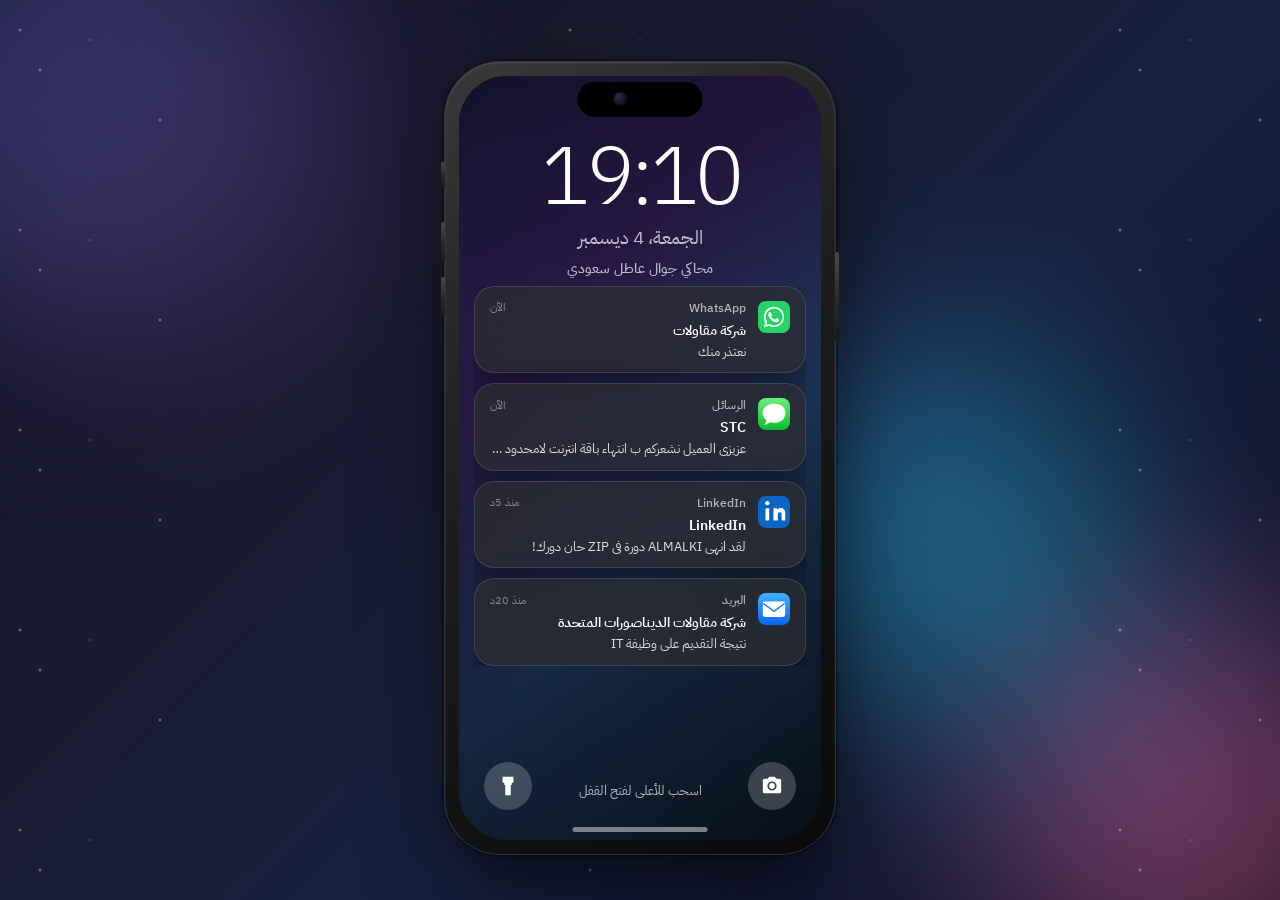
<file: index.html>
<!DOCTYPE html>
<html lang="ar" dir="rtl">
<head>
    <meta charset="UTF-8">
    <meta name="viewport" content="width=device-width, initial-scale=1.0">
    <title>محاكي جوال عاطل سعودي</title>
    <meta name="description" content="جرّب نظام iOS داخل المتصفح مع محاكي iPhone واقعي">
    <link rel="preconnect" href="https://fonts.googleapis.com">
    <link rel="preconnect" href="https://fonts.gstatic.com" crossorigin>
    <link href="https://fonts.googleapis.com/css2?family=IBM+Plex+Sans+Arabic:wght@300;400;500;600;700&family=Inter:wght@300;400;500;600;700&display=swap" rel="stylesheet">
    <link rel="stylesheet" href="simulator.css">
    <style>
        /* تعديل موقع حاوية الإشعارات لتنزل أسفل التاريخ بمسافة مريحة */
        .lock-notifications-container {
            top: 210px !important;
        }
    </style>
</head>
<body>
    <!-- Animated Background -->
    <div class="background-container">
        <div class="gradient-orb orb-1"></div>
        <div class="gradient-orb orb-2"></div>
        <div class="gradient-orb orb-3"></div>
        <div class="stars"></div>
    </div>

    <div class="simulator-container">
        <div class="iphone-frame">
            <!-- Dynamic Island -->
            <div class="dynamic-island" id="dynamic-island">
                <div class="island-content">
                    <div class="island-camera"></div>
                    <div class="island-indicator" id="island-indicator"></div>
                </div>
            </div>

            <!-- Screen Content -->
            <div class="screen" id="screen">
                <!-- Lock Screen -->
                <div class="lock-screen" id="lock-screen">
                    <div class="lock-status-bar">
                        <div class="lock-time" id="lock-time">21:15</div>
                        <div class="lock-date" id="lock-date">الاثنين، ٢٣ ديسمبر</div>
                        <!-- عبارة أسفل التاريخ مباشرة -->
                        <div style="font-size: 13.5px; color: rgba(255,255,255,0.7); margin-top: 6px; font-weight: 500; letter-spacing: 0.2px;">محاكي جوال عاطل سعودي</div>
                    </div>
                    
                    <!-- === إشعارات شاشة القفل === -->
                    <div class="lock-notifications-container" id="lock-notifications-container">
                        
                        <!-- إشعار WhatsApp -->
                        <div class="lock-notif-item" onclick="unlockAndOpen('whatsapp')">
                            <div class="lock-notif-icon">
                                <svg viewBox="0 0 120 120"><rect width="120" height="120" fill="#25d366"/><path d="M60 22C38.9 22 21.8 39.1 21.8 60.2c0 6.9 1.8 13.5 5.2 19.3L22 98l19.1-5c5.5 3 11.8 4.6 18.4 4.6 21.1 0 38.2-17.1 38.2-38.2S81.1 22 60 22zm0 69.4c-5.7 0-11.2-1.5-16-4.3l-1.1-.7-11.7 3.1 3.2-11.4-.7-1.2c-3.2-5.1-4.9-11-4.9-17.1 0-17.5 14.2-31.7 31.7-31.7s31.7 14.2 31.7 31.7-14.2 31.7-31.7 31.7zm17.4-23.7c-.9-.5-5.5-2.7-6.4-3-.9-.3-1.6-.5-2.3.5-.7 1-2.7 3.4-3.3 4.1-.6.7-1.3.8-2.2.4-1-.5-4.2-1.5-8-4.9-3-2.7-5-6-5.6-7-.6-1-.1-1.5.4-2 .4-.4.9-1 1.3-1.5.4-.5.6-.9.9-1.5.3-.6.1-1.2-.1-1.7-.3-.5-2.3-5.5-3.2-7.5-.8-1.9-1.7-1.6-2.3-1.6h-2c-.7 0-1.8.3-2.7 1.3-.9 1-3.5 3.4-3.5 8.3s3.6 9.6 4.1 10.3c.5.7 7.1 10.9 17.2 15.3 2.4 1 4.3 1.6 5.8 2.1 2.4.8 4.6.7 6.3.4 1.9-.3 5.5-2.3 6.3-4.4.8-2.1.8-3.9.6-4.3-.2-.4-.8-.7-1.7-1.2z" fill="#fff"/></svg>
                            </div>
                            <div class="lock-notif-content">
                                <div class="lock-notif-header">
                                    <span class="lock-notif-app">WhatsApp</span>
                                    <span class="lock-notif-time">الآن</span>
                                </div>
                                <div class="lock-notif-title">شركة مقاولات</div>
                                <div class="lock-notif-body">نعتذر منك</div>
                            </div>
                        </div>

                        <div class="lock-notif-item" onclick="unlockAndOpen('messages')">
                            <div class="lock-notif-icon">
                                <svg viewBox="0 0 120 120"><rect width="120" height="120" fill="url(#g-green)"/><path d="M60 22c-24 0-43 15-43 34 0 11 6 20 15 27-1 7-5 13-10 17 9 0 17-4 22-9 5 1 10 2 16 2 24 0 43-15 43-37S84 22 60 22z" fill="#fff"/></svg>
                            </div>
                            <div class="lock-notif-content">
                                <div class="lock-notif-header">
                                    <span class="lock-notif-app">الرسائل</span>
                                    <span class="lock-notif-time">الآن</span>
                                </div>
                                <div class="lock-notif-title">STC</div>
                                <div class="lock-notif-body">عزيزي العميل نشعركم ب انتهاء باقة انترنت لامحدود لمدة شهر (28يوم).</div>
                            </div>
                        </div>

                        <!-- إشعار LinkedIn -->
                        <div class="lock-notif-item" onclick="unlockAndOpen('linkedin')">
                            <div class="lock-notif-icon">
                                <svg viewBox="0 0 120 120"><rect width="120" height="120" fill="#0a66c2"/><rect x="28" y="46" width="14" height="46" rx="3" fill="#fff"/><circle cx="35" cy="27" r="8" fill="#fff"/><path d="M58 46h13.4v6.5h.2c1.9-3.5 6.5-7.2 13.4-7.2 14.3 0 17 9.4 17 21.6V92H88.6V71.8c0-4.8-.1-11-6.7-11-6.7 0-7.7 5.2-7.7 10.6V92H58V46z" fill="#fff"/></svg>
                            </div>
                            <div class="lock-notif-content">
                                <div class="lock-notif-header">
                                    <span class="lock-notif-app">LinkedIn</span>
                                    <span class="lock-notif-time">منذ 5د</span>
                                </div>
                                <div class="lock-notif-title">LinkedIn</div>
                                <div class="lock-notif-body">لقد انهى ALMALKI دورة في ZIP حان دورك!</div>
                            </div>
                        </div>

                        <!-- إشعار Mail (البريد) -->
                        <div class="lock-notif-item" onclick="unlockAndOpen('mail')">
                            <div class="lock-notif-icon">
                                <svg viewBox="0 0 120 120"><rect width="120" height="120" fill="url(#g-blue)"/><rect x="18" y="32" width="84" height="58" rx="9" fill="#fff"/><path d="M22 40l38 29 38-29" fill="none" stroke="#1a7cff" stroke-width="5" stroke-linecap="round" stroke-linejoin="round"/></svg>
                            </div>
                            <div class="lock-notif-content">
                                <div class="lock-notif-header">
                                    <span class="lock-notif-app">البريد</span>
                                    <span class="lock-notif-time">منذ 20د</span>
                                </div>
                                <div class="lock-notif-title">شركة مقاولات الديناصورات المتحدة</div>
                                <div class="lock-notif-body">نتيجة التقديم على وظيفة IT</div>
                            </div>
                        </div>

                    </div>

                    <div class="lock-bottom">
                        <div class="flashlight-btn">
                            <svg viewBox="0 0 24 24" fill="currentColor"><path d="M6 2v6l2 1v2h8V9l2-1V2H6zm3 9v11h6V11H9z"/></svg>
                        </div>
                        <div class="swipe-indicator">
                            <span>اسحب للأعلى لفتح القفل</span>
                        </div>
                        <div class="camera-btn">
                            <svg viewBox="0 0 24 24" fill="currentColor"><path d="M12 15.2c1.8 0 3.2-1.4 3.2-3.2s-1.4-3.2-3.2-3.2-3.2 1.4-3.2 3.2 1.4 3.2 3.2 3.2zM9 2L7.2 4H4c-1.1 0-2 .9-2 2v12c0 1.1.9 2 2 2h16c1.1 0 2-.9 2-2V6c0-1.1-.9-2-2-2h-3.2L15 2H9zm3 15c-2.8 0-5-2.2-5-5s2.2-5 5-5 5 2.2 5 5-2.2 5-5 5z"/></svg>
                        </div>
                    </div>
                </div>

                <!-- Home Screen -->
                <div class="home-screen" id="home-screen" style="display: none;">
                    <!-- Status Bar -->
                    <div class="status-bar">
                        <div class="status-left">
                            <span class="time" id="status-time">21:15</span>
                        </div>
                        <div class="status-right">
                            <div class="signal-bars">
                                <span class="bar"></span>
                                <span class="bar"></span>
                                <span class="bar"></span>
                                <span class="bar"></span>
                            </div>
                            <span class="wifi-icon">
                                <svg viewBox="0 0 24 24" fill="currentColor">
                                    <path d="M1 9l2 2c4.97-4.97 13.03-4.97 18 0l2-2C16.93 2.93 7.08 2.93 1 9zm8 8l3 3 3-3c-1.65-1.66-4.34-1.66-6 0zm-4-4l2 2c2.76-2.76 7.24-2.76 10 0l2-2C15.14 9.14 8.87 9.14 5 13z"/>
                                </svg>
                            </span>
                            <span class="battery">
                                <div class="battery-level"></div>
                            </span>
                        </div>
                    </div>

                    <!-- Wallpaper -->
                    <div class="wallpaper" id="wallpaper"></div>

                    <!-- App Grid -->
                    <div class="app-grid">
                        <!-- Page 1 -->
                        <div class="app-page active" id="page-1">
                            <!-- Row 1 -->
                            <div class="app-icon" data-app="clock">
                                <div class="icon-img"></div>
                                <span class="app-name">الساعة</span>
                            </div>
                            <div class="app-icon" data-app="calculator">
                                <div class="icon-img"></div>
                                <span class="app-name">الآلة الحاسبة</span>
                            </div>
                            <div class="app-icon" data-app="photos">
                                <div class="icon-img"></div>
                                <span class="app-name">الصور</span>
                            </div>
                            <div class="app-icon" data-app="camera">
                                <div class="icon-img"></div>
                                <span class="app-name">الكاميرا</span>
                            </div>

                            <!-- Row 2 -->
                            <div class="app-icon" data-app="notes">
                                <div class="icon-img"></div>
                                <span class="app-name">الملاحظات</span>
                            </div>
                            <div class="app-icon" data-app="settings">
                                <div class="icon-img"></div>
                                <span class="app-name">الإعدادات</span>
                            </div>
                            <div class="app-icon" data-app="safari">
                                <div class="icon-img"></div>
                                <span class="app-name">Safari</span>
                            </div>
                            <div class="app-icon" data-app="music">
                                <div class="icon-img"></div>
                                <span class="app-name">الموسيقى</span>
                            </div>

                            <!-- Row 3 -->
                            <div class="app-icon" data-app="maps">
                                <div class="icon-img"></div>
                                <span class="app-name">الخرائط</span>
                            </div>
                            <div class="app-icon" data-app="messages">
                                <div class="icon-img"></div>
                                <span class="notification-badge">30</span>
                                <span class="app-name">الرسائل</span>
                            </div>
                            <div class="app-icon" data-app="mail">
                                <div class="icon-img"></div>
                                <span class="notification-badge">1110</span>
                                <span class="app-name">البريد</span>
                            </div>
                            <div class="app-icon" data-app="whatsapp">
                                <div class="icon-img"></div>
                                <span class="notification-badge">7</span>
                                <span class="app-name">WhatsApp</span>
                            </div>

                            <!-- Row 4 -->
                            <div class="app-icon" data-app="linkedin">
                                <div class="icon-img"></div>
                                <span class="notification-badge">3</span>
                                <span class="app-name">LinkedIn</span>
                            </div>
                            <div class="app-icon" data-app="appstore">
                                <div class="icon-img"></div>
                                <span class="app-name">App Store</span>
                            </div>
                            <div class="app-icon" data-app="files">
                                <div class="icon-img"></div>
                                <span class="app-name">الملفات</span>
                            </div>
                            <div class="app-icon" data-app="health">
                                <div class="icon-img"></div>
                                <span class="app-name">الصحة</span>
                            </div>
                            <div class="app-icon" data-app="x">
                                <div class="icon-img"></div>
                                <span class="app-name">X</span>
                            </div>
                        </div>
                    </div>

                    <!-- Page Dots -->
                    <div class="page-dots">
                        <span class="dot active"></span>
                        <span class="dot"></span>
                        <span class="dot"></span>
                    </div>

                    <!-- Dock -->
                    <div class="dock">
                        <div class="dock-bg"></div>
                        <div class="dock-icons">
                            <div class="app-icon dock-icon" data-app="phone">
                                <div class="icon-img"></div>
                            </div>
                            <div class="app-icon dock-icon" data-app="safari">
                                <div class="icon-img"></div>
                            </div>
                            <div class="app-icon dock-icon" data-app="messages">
                                <div class="icon-img"></div>
                            </div>
                            <div class="app-icon dock-icon" data-app="music">
                                <div class="icon-img"></div>
                            </div>
                        </div>
                    </div>
                </div>

                <!-- App View Container -->
                <div class="app-view" id="app-view" style="display: none;">
                    <iframe id="app-iframe" src="" frameborder="0"></iframe>
                    <div class="app-loading" id="app-loading">
                        <div class="app-loading-icon"></div>
                        <p>جارٍ التحميل…</p>
                    </div>
                </div>

                <!-- Control Center -->
                <div class="control-center" id="control-center">
                    <div class="control-handle"></div>
                    <div class="control-grid">
                        <!-- عناصر مركز التحكم -->
                    </div>
                </div>

                <!-- Home Indicator -->
                <div class="home-indicator" id="home-indicator"></div>
            </div>

            <!-- Side Buttons -->
            <div class="side-button volume-up"></div>
            <div class="side-button volume-down"></div>
            <div class="side-button power"></div>
            <div class="side-button silent-switch"></div>
        </div>
    </div>

    <!-- Toast -->
    <div class="toast" id="toast">
        <span class="toast-message" id="toast-message"></span>
    </div>

    <script>
        function unlockAndOpen(appId) {
            if (typeof unlock === 'function') {
                unlock();
                setTimeout(() => {
                    if (typeof openApp === 'function') {
                        openApp(appId);
                    }
                }, 400);
            }
        }
    </script>
    <script src="ios-icons.js"></script>
    <script src="simulator.js"></script>
</body>
</html>
</file>
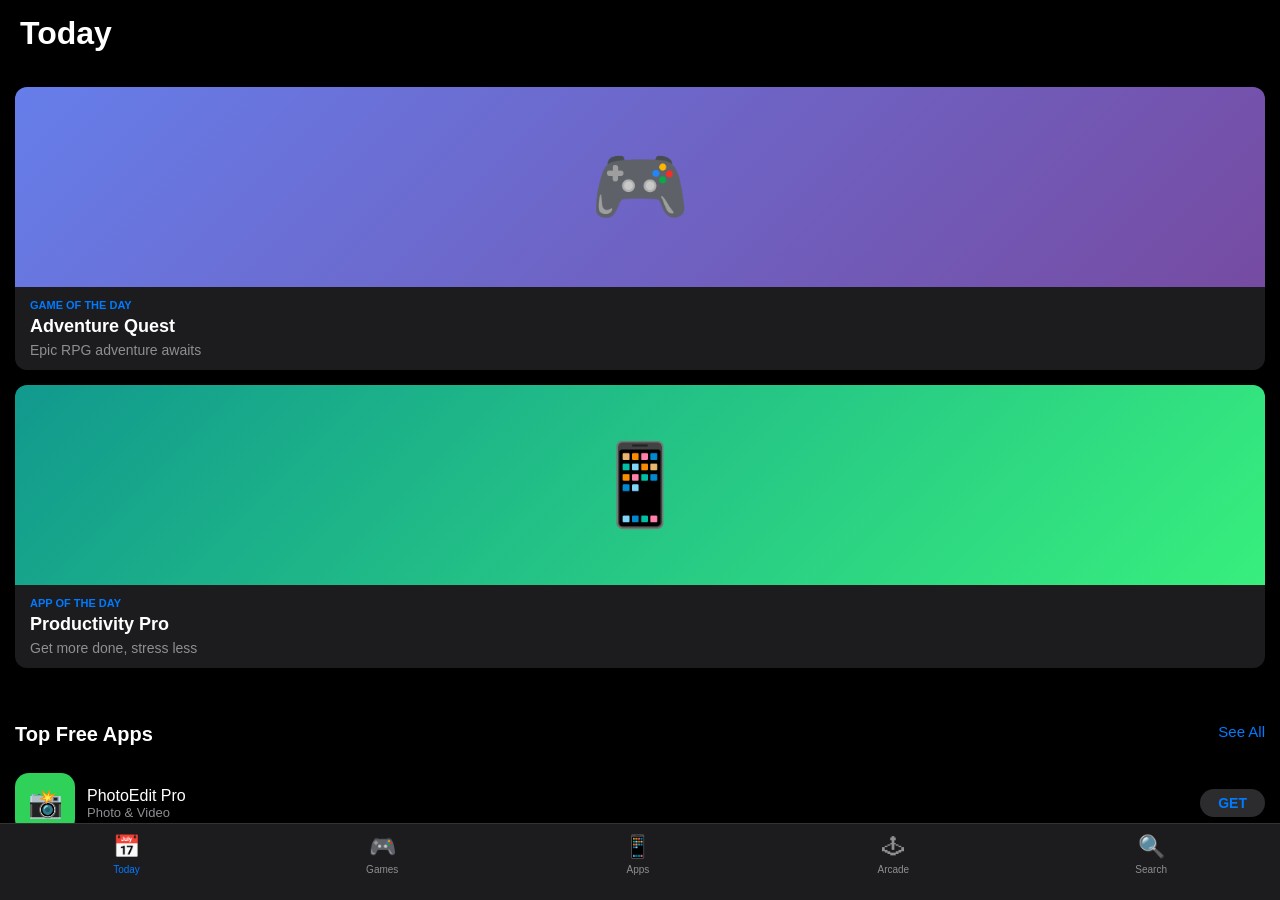
<file: apps/appstore.html>
<!DOCTYPE html>
<html lang="en">
<head>
    <meta charset="UTF-8">
    <meta name="viewport" content="width=device-width, initial-scale=1.0, user-scalable=no">
    <title>App Store</title>
    <style>
        * { margin: 0; padding: 0; box-sizing: border-box; }
        html, body { font-family: -apple-system, sans-serif; height: 100%; background: #000; color: white; overflow: hidden; }
        .appstore { display: flex; flex-direction: column; height: 100%; }
        .header { padding: 15px 20px; }
        .header h1 { font-size: 32px; font-weight: 700; }
        .content { flex: 1; overflow-y: auto; padding-bottom: 80px; }
        .section { padding: 20px 15px; }
        .section-header { display: flex; justify-content: space-between; margin-bottom: 15px; }
        .section-title { font-size: 20px; font-weight: 600; }
        .see-all { color: #007aff; font-size: 15px; }
        /* Featured Card */
        .featured-card { border-radius: 12px; overflow: hidden; margin-bottom: 15px; cursor: pointer; }
        .featured-image { height: 200px; display: flex; align-items: center; justify-content: center; font-size: 80px; }
        .featured-info { padding: 12px 15px; background: #1c1c1e; }
        .featured-label { font-size: 11px; color: #007aff; text-transform: uppercase; font-weight: 600; }
        .featured-title { font-size: 18px; font-weight: 600; margin: 5px 0; }
        .featured-desc { font-size: 14px; color: #8e8e93; }
        /* App Row */
        .app-row { display: flex; gap: 12px; padding: 12px 0; border-bottom: 1px solid #333; align-items: center; }
        .app-row:last-child { border-bottom: none; }
        .app-icon { width: 60px; height: 60px; border-radius: 14px; display: flex; align-items: center; justify-content: center; font-size: 28px; }
        .app-info { flex: 1; }
        .app-name { font-size: 16px; font-weight: 500; }
        .app-category { font-size: 13px; color: #8e8e93; }
        .get-btn { padding: 6px 18px; background: #2c2c2e; border-radius: 15px; color: #007aff; font-size: 14px; font-weight: 600; border: none; cursor: pointer; }
        /* Horizontal Scroll */
        .app-scroll { display: flex; gap: 15px; overflow-x: auto; padding-bottom: 10px; }
        .app-card { flex-shrink: 0; width: 160px; cursor: pointer; }
        .app-card-icon { width: 160px; height: 160px; border-radius: 20px; display: flex; align-items: center; justify-content: center; font-size: 60px; margin-bottom: 10px; }
        .app-card-name { font-size: 14px; font-weight: 500; }
        .app-card-cat { font-size: 12px; color: #8e8e93; }
        /* Tab Bar */
        .tab-bar { position: fixed; bottom: 0; left: 0; right: 0; display: flex; justify-content: space-around; padding: 10px 0 25px; background: #1c1c1e; border-top: 1px solid #333; }
        .tab-item { display: flex; flex-direction: column; align-items: center; gap: 4px; background: none; border: none; color: #8e8e93; font-size: 10px; cursor: pointer; }
        .tab-item.active { color: #007aff; }
        .tab-icon { font-size: 22px; }
    </style>
</head>
<body>
    <div class="appstore">
        <div class="header"><h1>Today</h1></div>
        <div class="content">
            <!-- Featured -->
            <div class="section">
                <div class="featured-card">
                    <div class="featured-image" style="background: linear-gradient(135deg, #667eea, #764ba2);">🎮</div>
                    <div class="featured-info">
                        <div class="featured-label">Game of the Day</div>
                        <div class="featured-title">Adventure Quest</div>
                        <div class="featured-desc">Epic RPG adventure awaits</div>
                    </div>
                </div>
                <div class="featured-card">
                    <div class="featured-image" style="background: linear-gradient(135deg, #11998e, #38ef7d);">📱</div>
                    <div class="featured-info">
                        <div class="featured-label">App of the Day</div>
                        <div class="featured-title">Productivity Pro</div>
                        <div class="featured-desc">Get more done, stress less</div>
                    </div>
                </div>
            </div>
            <!-- Top Charts -->
            <div class="section">
                <div class="section-header">
                    <span class="section-title">Top Free Apps</span>
                    <span class="see-all">See All</span>
                </div>
                <div class="app-row">
                    <div class="app-icon" style="background: #30d158;">📸</div>
                    <div class="app-info"><div class="app-name">PhotoEdit Pro</div><div class="app-category">Photo & Video</div></div>
                    <button class="get-btn">GET</button>
                </div>
                <div class="app-row">
                    <div class="app-icon" style="background: #ff2d55;">💪</div>
                    <div class="app-info"><div class="app-name">FitTrack</div><div class="app-category">Health & Fitness</div></div>
                    <button class="get-btn">GET</button>
                </div>
                <div class="app-row">
                    <div class="app-icon" style="background: #007aff;">📚</div>
                    <div class="app-info"><div class="app-name">LearnLang</div><div class="app-category">Education</div></div>
                    <button class="get-btn">GET</button>
                </div>
            </div>
            <!-- Must-Have Apps -->
            <div class="section">
                <div class="section-header">
                    <span class="section-title">Must-Have Apps</span>
                    <span class="see-all">See All</span>
                </div>
                <div class="app-scroll">
                    <div class="app-card">
                        <div class="app-card-icon" style="background: linear-gradient(135deg, #fc5c7d, #6a82fb);">🎵</div>
                        <div class="app-card-name">MusicFlow</div>
                        <div class="app-card-cat">Music</div>
                    </div>
                    <div class="app-card">
                        <div class="app-card-icon" style="background: linear-gradient(135deg, #ee0979, #ff6a00);">🎬</div>
                        <div class="app-card-name">VideoMaker</div>
                        <div class="app-card-cat">Photo & Video</div>
                    </div>
                    <div class="app-card">
                        <div class="app-card-icon" style="background: linear-gradient(135deg, #00b4db, #0083b0);">💬</div>
                        <div class="app-card-name">ChatNow</div>
                        <div class="app-card-cat">Social</div>
                    </div>
                </div>
            </div>
        </div>
        <div class="tab-bar">
            <button class="tab-item active"><span class="tab-icon">📅</span><span>Today</span></button>
            <button class="tab-item"><span class="tab-icon">🎮</span><span>Games</span></button>
            <button class="tab-item"><span class="tab-icon">📱</span><span>Apps</span></button>
            <button class="tab-item"><span class="tab-icon">🕹</span><span>Arcade</span></button>
            <button class="tab-item"><span class="tab-icon">🔍</span><span>Search</span></button>
        </div>
    </div>
</body>
</html>
</file>
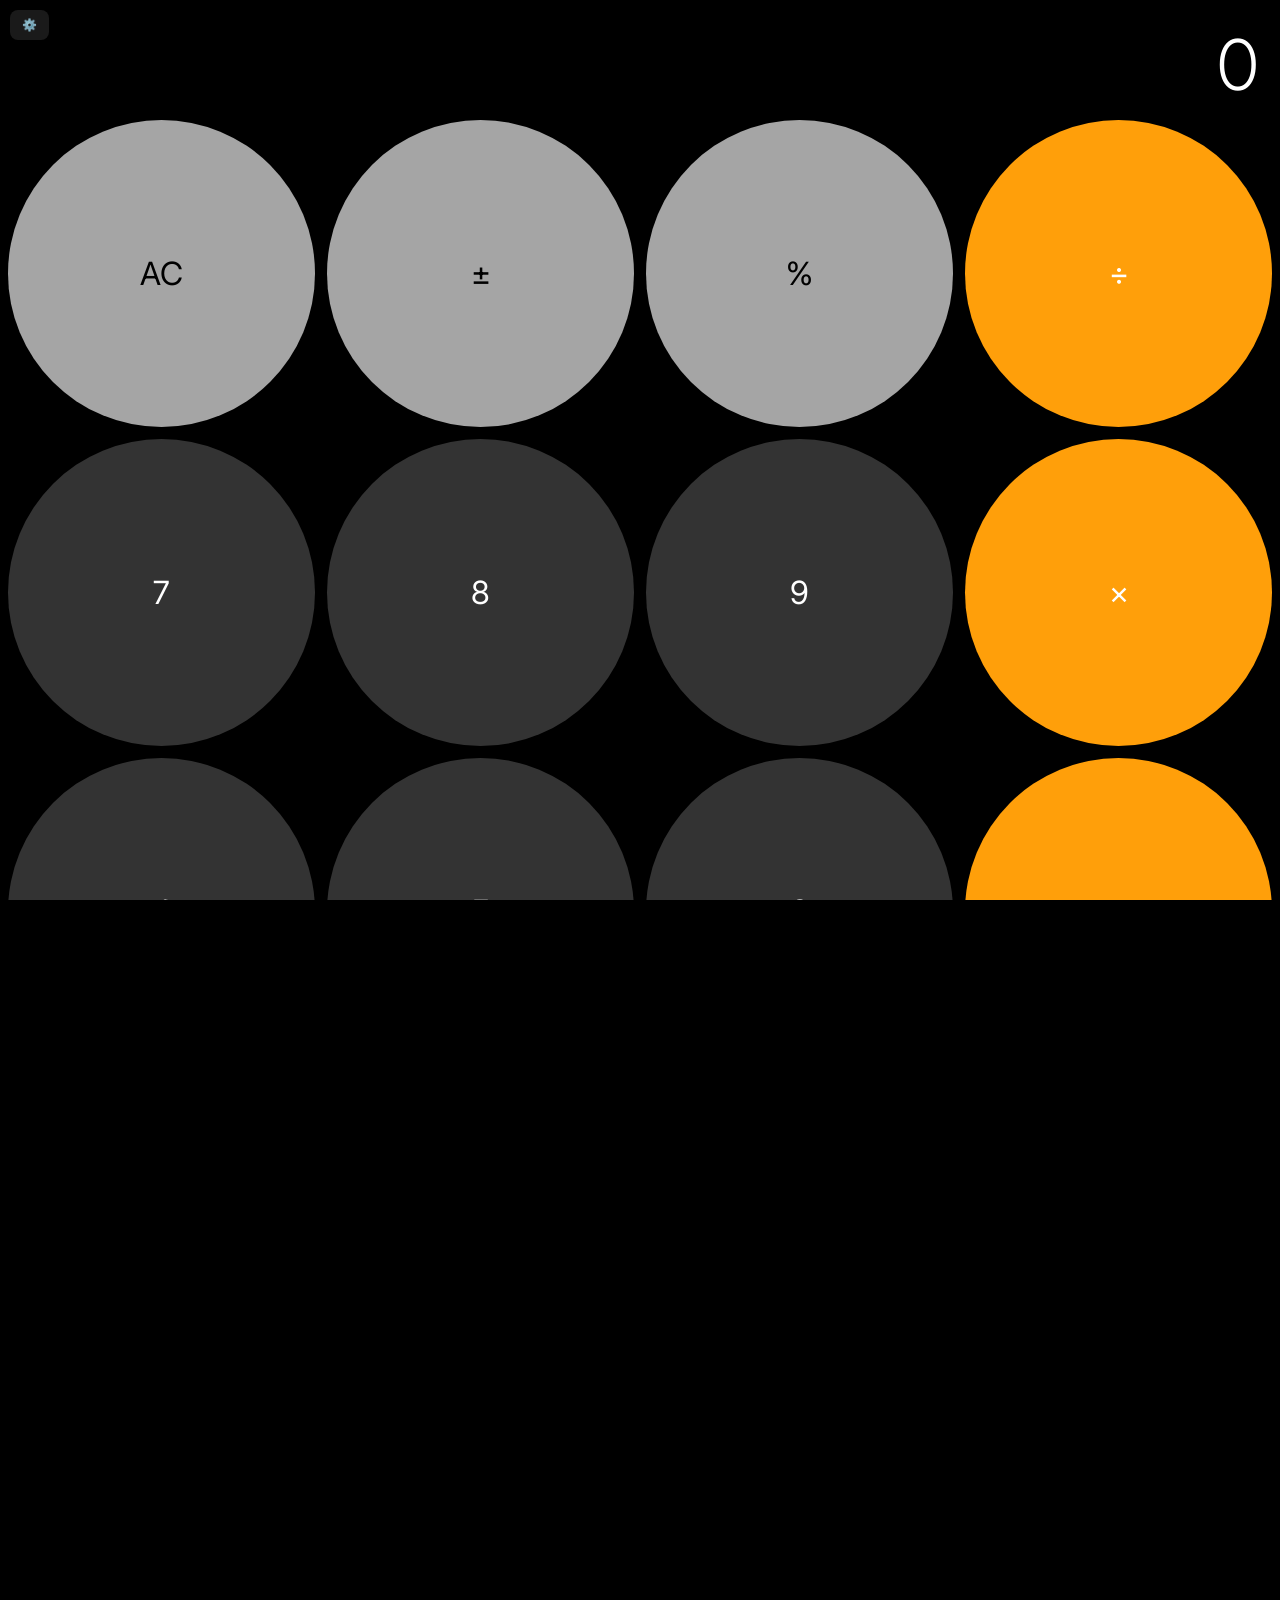
<file: apps/calculator.html>
<!DOCTYPE html>
<html lang="en">
<head>
    <meta charset="UTF-8">
    <meta name="viewport" content="width=device-width, initial-scale=1.0, user-scalable=no">
    <title>Calculator</title>
    <link href="https://fonts.googleapis.com/css2?family=Inter:wght@200;300;400;500&display=swap" rel="stylesheet">
    <style>
        * { margin: 0; padding: 0; box-sizing: border-box; }
        
        html, body {
            font-family: 'Inter', -apple-system, sans-serif;
            height: 100%;
            background: #000;
            color: white;
            overflow: hidden;
            -webkit-font-smoothing: antialiased;
        }

        .calculator {
            display: flex;
            flex-direction: column;
            height: 100%;
            padding: 0 8px 20px;
        }

        /* Display */
        .display {
            flex: 1;
            display: flex;
            flex-direction: column;
            justify-content: flex-end;
            align-items: flex-end;
            padding: 20px 15px;
            min-height: 120px;
        }

        .display-value {
            font-size: 70px;
            font-weight: 300;
            letter-spacing: -2px;
            line-height: 1;
            max-width: 100%;
            overflow: hidden;
            text-overflow: ellipsis;
            transition: font-size 0.1s ease;
        }

        .display-value.small { font-size: 55px; }
        .display-value.smaller { font-size: 45px; }
        .display-value.smallest { font-size: 35px; }

        /* Button Grid */
        .buttons {
            display: grid;
            grid-template-columns: repeat(4, 1fr);
            gap: 12px;
        }

        .btn {
            aspect-ratio: 1;
            border-radius: 50%;
            border: none;
            font-size: 32px;
            font-weight: 400;
            font-family: inherit;
            cursor: pointer;
            display: flex;
            align-items: center;
            justify-content: center;
            transition: all 0.1s ease;
            -webkit-tap-highlight-color: transparent;
            user-select: none;
        }

        .btn:active {
            transform: scale(0.95);
        }

        /* Number buttons */
        .btn-number {
            background: #333;
            color: white;
        }

        .btn-number:active {
            background: #737373;
        }

        /* Zero button - wide */
        .btn-zero {
            grid-column: span 2;
            border-radius: 40px;
            aspect-ratio: auto;
            height: 80px;
            justify-content: flex-start;
            padding-left: 32px;
        }

        /* Operator buttons */
        .btn-operator {
            background: #ff9f0a;
            color: white;
        }

        .btn-operator:active,
        .btn-operator.active {
            background: white;
            color: #ff9f0a;
        }

        /* Function buttons */
        .btn-function {
            background: #a5a5a5;
            color: #000;
        }

        .btn-function:active {
            background: #d9d9d9;
        }

        /* Scientific Mode Toggle */
        .mode-toggle {
            position: absolute;
            top: 10px;
            left: 10px;
            padding: 8px 12px;
            background: rgba(255,255,255,0.1);
            border: none;
            border-radius: 8px;
            color: white;
            font-size: 12px;
            cursor: pointer;
        }

        /* Scientific buttons */
        .scientific-row {
            display: none;
            grid-template-columns: repeat(5, 1fr);
            gap: 8px;
            margin-bottom: 10px;
        }

        .scientific-row.active {
            display: grid;
        }

        .btn-sci {
            height: 45px;
            border-radius: 8px;
            background: #1c1c1c;
            color: white;
            border: none;
            font-size: 16px;
            cursor: pointer;
        }

        .btn-sci:active {
            background: #444;
        }
    </style>
</head>
<body>
    <div class="calculator">
        <button class="mode-toggle" id="mode-toggle">⚙️</button>
        
        <div class="display">
            <div class="display-value" id="display">0</div>
        </div>

        <!-- Scientific Row -->
        <div class="scientific-row" id="scientific-row">
            <button class="btn-sci" data-action="sin">sin</button>
            <button class="btn-sci" data-action="cos">cos</button>
            <button class="btn-sci" data-action="tan">tan</button>
            <button class="btn-sci" data-action="log">log</button>
            <button class="btn-sci" data-action="ln">ln</button>
            <button class="btn-sci" data-action="sqrt">√</button>
            <button class="btn-sci" data-action="pow2">x²</button>
            <button class="btn-sci" data-action="pow3">x³</button>
            <button class="btn-sci" data-action="pi">π</button>
            <button class="btn-sci" data-action="e">e</button>
        </div>

        <div class="buttons">
            <button class="btn btn-function" data-action="clear">AC</button>
            <button class="btn btn-function" data-action="negate">±</button>
            <button class="btn btn-function" data-action="percent">%</button>
            <button class="btn btn-operator" data-action="divide">÷</button>

            <button class="btn btn-number" data-number="7">7</button>
            <button class="btn btn-number" data-number="8">8</button>
            <button class="btn btn-number" data-number="9">9</button>
            <button class="btn btn-operator" data-action="multiply">×</button>

            <button class="btn btn-number" data-number="4">4</button>
            <button class="btn btn-number" data-number="5">5</button>
            <button class="btn btn-number" data-number="6">6</button>
            <button class="btn btn-operator" data-action="subtract">−</button>

            <button class="btn btn-number" data-number="1">1</button>
            <button class="btn btn-number" data-number="2">2</button>
            <button class="btn btn-number" data-number="3">3</button>
            <button class="btn btn-operator" data-action="add">+</button>

            <button class="btn btn-number btn-zero" data-number="0">0</button>
            <button class="btn btn-number" data-action="decimal">.</button>
            <button class="btn btn-operator" data-action="equals">=</button>
        </div>
    </div>

    <script>
        let currentValue = '0';
        let previousValue = null;
        let operation = null;
        let shouldResetDisplay = false;

        const display = document.getElementById('display');

        function updateDisplay() {
            let val = currentValue;
            
            // Format number
            if (!isNaN(parseFloat(val)) && val !== '') {
                const num = parseFloat(val);
                if (Math.abs(num) >= 1e10) {
                    val = num.toExponential(5);
                } else if (val.includes('.')) {
                    // Keep decimals as typed
                } else {
                    val = num.toLocaleString('en-US', { maximumFractionDigits: 8 });
                }
            }
            
            display.textContent = val;
            
            // Adjust font size based on length
            display.classList.remove('small', 'smaller', 'smallest');
            if (val.length > 9) display.classList.add('smallest');
            else if (val.length > 7) display.classList.add('smaller');
            else if (val.length > 5) display.classList.add('small');
        }

        function inputNumber(num) {
            if (shouldResetDisplay) {
                currentValue = num;
                shouldResetDisplay = false;
            } else {
                if (currentValue === '0' && num !== '.') {
                    currentValue = num;
                } else if (currentValue.replace(/[^0-9]/g, '').length < 9) {
                    currentValue += num;
                }
            }
            document.querySelector('.btn-function[data-action="clear"]').textContent = 'C';
            updateDisplay();
        }

        function inputDecimal() {
            if (shouldResetDisplay) {
                currentValue = '0.';
                shouldResetDisplay = false;
            } else if (!currentValue.includes('.')) {
                currentValue += '.';
            }
            updateDisplay();
        }

        function calculate() {
            if (previousValue === null || operation === null) return;
            
            const prev = parseFloat(previousValue);
            const curr = parseFloat(currentValue);
            let result;

            switch (operation) {
                case 'add': result = prev + curr; break;
                case 'subtract': result = prev - curr; break;
                case 'multiply': result = prev * curr; break;
                case 'divide': result = curr !== 0 ? prev / curr : 'Error'; break;
            }

            currentValue = result === 'Error' ? 'Error' : String(result);
            previousValue = null;
            operation = null;
            shouldResetDisplay = true;
            
            // Remove active state from operators
            document.querySelectorAll('.btn-operator').forEach(b => b.classList.remove('active'));
            updateDisplay();
        }

        function setOperation(op) {
            if (operation !== null && !shouldResetDisplay) {
                calculate();
            }
            previousValue = currentValue;
            operation = op;
            shouldResetDisplay = true;
            
            // Highlight active operator
            document.querySelectorAll('.btn-operator').forEach(b => b.classList.remove('active'));
            const opMap = { add: '+', subtract: '−', multiply: '×', divide: '÷' };
            document.querySelectorAll('.btn-operator').forEach(b => {
                if (b.textContent === opMap[op]) b.classList.add('active');
            });
        }

        function clear() {
            const btn = document.querySelector('.btn-function[data-action="clear"]');
            if (btn.textContent === 'C') {
                currentValue = '0';
                btn.textContent = 'AC';
            } else {
                currentValue = '0';
                previousValue = null;
                operation = null;
            }
            shouldResetDisplay = false;
            document.querySelectorAll('.btn-operator').forEach(b => b.classList.remove('active'));
            updateDisplay();
        }

        function negate() {
            if (currentValue !== '0') {
                currentValue = currentValue.startsWith('-') 
                    ? currentValue.slice(1) 
                    : '-' + currentValue;
                updateDisplay();
            }
        }

        function percent() {
            currentValue = String(parseFloat(currentValue) / 100);
            updateDisplay();
        }

        // Scientific functions
        function scientificFunc(func) {
            const val = parseFloat(currentValue);
            let result;
            switch(func) {
                case 'sin': result = Math.sin(val * Math.PI / 180); break;
                case 'cos': result = Math.cos(val * Math.PI / 180); break;
                case 'tan': result = Math.tan(val * Math.PI / 180); break;
                case 'log': result = Math.log10(val); break;
                case 'ln': result = Math.log(val); break;
                case 'sqrt': result = Math.sqrt(val); break;
                case 'pow2': result = Math.pow(val, 2); break;
                case 'pow3': result = Math.pow(val, 3); break;
                case 'pi': result = Math.PI; break;
                case 'e': result = Math.E; break;
            }
            currentValue = String(result);
            shouldResetDisplay = true;
            updateDisplay();
        }

        // Event Listeners
        document.querySelectorAll('.btn-number').forEach(btn => {
            btn.addEventListener('click', () => {
                const num = btn.dataset.number;
                if (num) inputNumber(num);
            });
        });

        document.querySelectorAll('.btn-operator').forEach(btn => {
            btn.addEventListener('click', () => {
                const action = btn.dataset.action;
                if (action === 'equals') calculate();
                else if (action === 'decimal') inputDecimal();
                else setOperation(action);
            });
        });

        document.querySelectorAll('.btn-function').forEach(btn => {
            btn.addEventListener('click', () => {
                const action = btn.dataset.action;
                if (action === 'clear') clear();
                else if (action === 'negate') negate();
                else if (action === 'percent') percent();
            });
        });

        document.querySelectorAll('.btn-sci').forEach(btn => {
            btn.addEventListener('click', () => scientificFunc(btn.dataset.action));
        });

        document.getElementById('mode-toggle').addEventListener('click', () => {
            document.getElementById('scientific-row').classList.toggle('active');
        });

        // Keyboard support
        document.addEventListener('keydown', (e) => {
            if (e.key >= '0' && e.key <= '9') inputNumber(e.key);
            else if (e.key === '.') inputDecimal();
            else if (e.key === '+') setOperation('add');
            else if (e.key === '-') setOperation('subtract');
            else if (e.key === '*') setOperation('multiply');
            else if (e.key === '/') setOperation('divide');
            else if (e.key === 'Enter' || e.key === '=') calculate();
            else if (e.key === 'Escape' || e.key === 'c') clear();
            else if (e.key === '%') percent();
        });

        updateDisplay();
    </script>
</body>
</html>
</file>
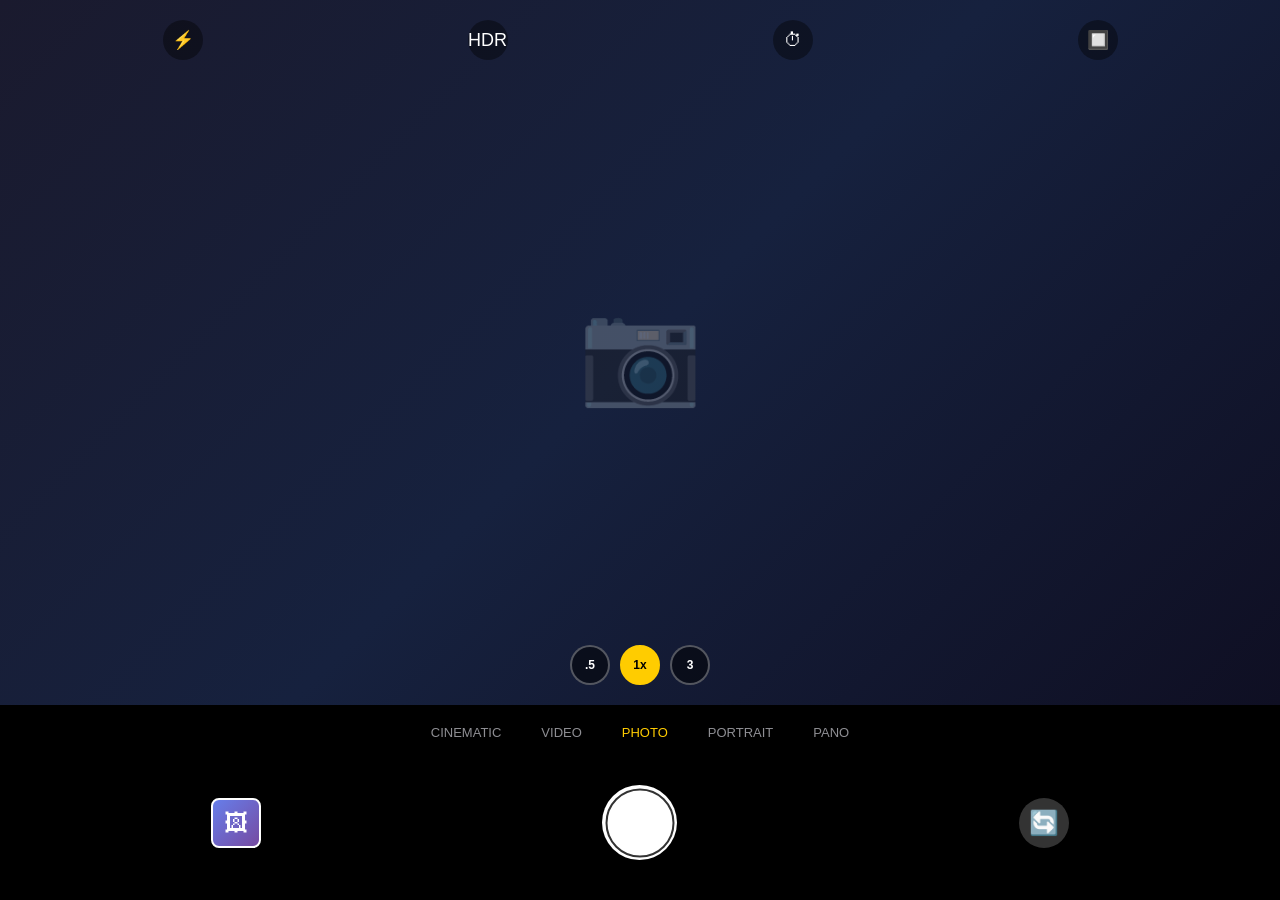
<file: apps/camera.html>
<!DOCTYPE html>
<html lang="en">
<head>
    <meta charset="UTF-8">
    <meta name="viewport" content="width=device-width, initial-scale=1.0, user-scalable=no">
    <title>Camera</title>
    <style>
        * { margin: 0; padding: 0; box-sizing: border-box; }
        
        html, body {
            font-family: -apple-system, sans-serif;
            height: 100%;
            background: #000;
            color: white;
            overflow: hidden;
        }

        .camera-app {
            display: flex;
            flex-direction: column;
            height: 100%;
        }

        /* Viewfinder */
        .viewfinder {
            flex: 1;
            background: linear-gradient(135deg, #1a1a2e 0%, #16213e 50%, #0f0f23 100%);
            display: flex;
            align-items: center;
            justify-content: center;
            position: relative;
        }

        .focus-square {
            width: 80px;
            height: 80px;
            border: 2px solid #ffcc00;
            position: absolute;
            opacity: 0;
            transition: opacity 0.3s;
        }

        .focus-square.active {
            opacity: 1;
            animation: focusPulse 0.5s ease;
        }

        @keyframes focusPulse {
            0% { transform: scale(1.3); opacity: 0; }
            50% { transform: scale(1); opacity: 1; }
            100% { transform: scale(1); opacity: 1; }
        }

        .preview-icon {
            font-size: 100px;
            opacity: 0.3;
        }

        /* Top Controls */
        .top-controls {
            position: absolute;
            top: 20px;
            left: 0;
            right: 0;
            display: flex;
            justify-content: space-around;
            padding: 0 30px;
        }

        .top-btn {
            background: rgba(0, 0, 0, 0.4);
            border: none;
            color: white;
            width: 40px;
            height: 40px;
            border-radius: 50%;
            font-size: 18px;
            cursor: pointer;
        }

        .top-btn.active { color: #ffcc00; }

        /* Mode Selector */
        .mode-selector {
            display: flex;
            justify-content: center;
            gap: 20px;
            padding: 15px;
            background: rgba(0,0,0,0.5);
        }

        .mode-btn {
            background: none;
            border: none;
            color: #8e8e93;
            font-size: 13px;
            font-weight: 500;
            cursor: pointer;
            padding: 5px 10px;
        }

        .mode-btn.active {
            color: #ffcc00;
        }

        /* Bottom Controls */
        .bottom-controls {
            display: flex;
            justify-content: space-around;
            align-items: center;
            padding: 25px 40px 40px;
            background: #000;
        }

        .gallery-preview {
            width: 50px;
            height: 50px;
            border-radius: 8px;
            background: linear-gradient(135deg, #667eea, #764ba2);
            display: flex;
            align-items: center;
            justify-content: center;
            font-size: 24px;
            border: 2px solid white;
        }

        .shutter-btn {
            width: 75px;
            height: 75px;
            border-radius: 50%;
            background: white;
            border: 4px solid rgba(255,255,255,0.3);
            cursor: pointer;
            position: relative;
            transition: transform 0.1s;
        }

        .shutter-btn:active {
            transform: scale(0.95);
        }

        .shutter-btn::after {
            content: '';
            position: absolute;
            top: 50%;
            left: 50%;
            transform: translate(-50%, -50%);
            width: 65px;
            height: 65px;
            border-radius: 50%;
            border: 2px solid #333;
        }

        .flip-btn {
            width: 50px;
            height: 50px;
            border-radius: 50%;
            background: rgba(255,255,255,0.2);
            border: none;
            color: white;
            font-size: 24px;
            cursor: pointer;
        }

        /* Flash Effect */
        .flash-overlay {
            position: fixed;
            top: 0;
            left: 0;
            right: 0;
            bottom: 0;
            background: white;
            opacity: 0;
            pointer-events: none;
            z-index: 100;
        }

        .flash-overlay.active {
            animation: flash 0.3s ease;
        }

        @keyframes flash {
            0% { opacity: 0; }
            20% { opacity: 1; }
            100% { opacity: 0; }
        }

        /* Zoom Indicator */
        .zoom-indicator {
            position: absolute;
            bottom: 20px;
            left: 50%;
            transform: translateX(-50%);
            display: flex;
            gap: 10px;
        }

        .zoom-btn {
            width: 40px;
            height: 40px;
            border-radius: 50%;
            background: rgba(0,0,0,0.5);
            border: 2px solid rgba(255,255,255,0.3);
            color: white;
            font-size: 12px;
            font-weight: 600;
            cursor: pointer;
        }

        .zoom-btn.active {
            background: #ffcc00;
            color: #000;
            border-color: #ffcc00;
        }
    </style>
</head>
<body>
    <div class="camera-app">
        <div class="viewfinder" id="viewfinder">
            <div class="top-controls">
                <button class="top-btn" id="btn-flash">⚡</button>
                <button class="top-btn">HDR</button>
                <button class="top-btn" id="btn-timer">⏱</button>
                <button class="top-btn">🔲</button>
            </div>
            
            <div class="preview-icon">📷</div>
            
            <div class="focus-square" id="focus-square"></div>
            
            <div class="zoom-indicator">
                <button class="zoom-btn">.5</button>
                <button class="zoom-btn active">1x</button>
                <button class="zoom-btn">3</button>
            </div>
        </div>

        <div class="mode-selector">
            <button class="mode-btn">CINEMATIC</button>
            <button class="mode-btn">VIDEO</button>
            <button class="mode-btn active">PHOTO</button>
            <button class="mode-btn">PORTRAIT</button>
            <button class="mode-btn">PANO</button>
        </div>

        <div class="bottom-controls">
            <div class="gallery-preview">🖼</div>
            <button class="shutter-btn" id="shutter-btn"></button>
            <button class="flip-btn">🔄</button>
        </div>

        <div class="flash-overlay" id="flash-overlay"></div>
    </div>

    <script>
        const shutterBtn = document.getElementById('shutter-btn');
        const flashOverlay = document.getElementById('flash-overlay');
        const viewfinder = document.getElementById('viewfinder');
        const focusSquare = document.getElementById('focus-square');
        const btnFlash = document.getElementById('btn-flash');
        let flashEnabled = false;

        // Shutter
        shutterBtn.addEventListener('click', () => {
            flashOverlay.classList.add('active');
            setTimeout(() => flashOverlay.classList.remove('active'), 300);
        });

        // Focus on tap
        viewfinder.addEventListener('click', (e) => {
            const rect = viewfinder.getBoundingClientRect();
            const x = e.clientX - rect.left - 40;
            const y = e.clientY - rect.top - 40;
            
            focusSquare.style.left = x + 'px';
            focusSquare.style.top = y + 'px';
            focusSquare.classList.remove('active');
            void focusSquare.offsetWidth;
            focusSquare.classList.add('active');
            
            setTimeout(() => focusSquare.classList.remove('active'), 1500);
        });

        // Flash toggle
        btnFlash.addEventListener('click', () => {
            flashEnabled = !flashEnabled;
            btnFlash.classList.toggle('active', flashEnabled);
        });

        // Mode selector
        document.querySelectorAll('.mode-btn').forEach(btn => {
            btn.addEventListener('click', () => {
                document.querySelectorAll('.mode-btn').forEach(b => b.classList.remove('active'));
                btn.classList.add('active');
            });
        });

        // Zoom
        document.querySelectorAll('.zoom-btn').forEach(btn => {
            btn.addEventListener('click', () => {
                document.querySelectorAll('.zoom-btn').forEach(b => b.classList.remove('active'));
                btn.classList.add('active');
            });
        });
    </script>
</body>
</html>
</file>
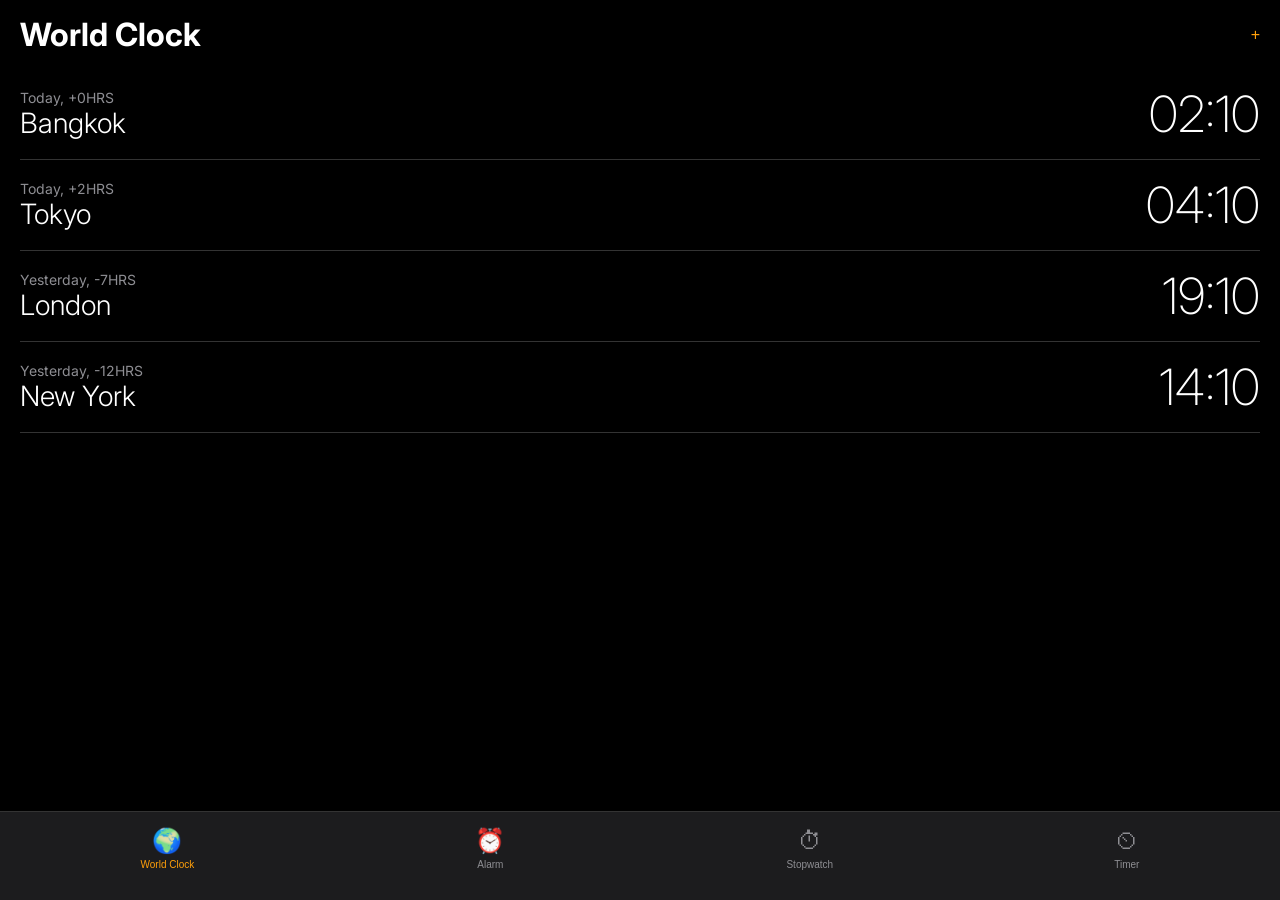
<file: apps/clock.html>
<!DOCTYPE html>
<html lang="en">
<head>
    <meta charset="UTF-8">
    <meta name="viewport" content="width=device-width, initial-scale=1.0, user-scalable=no">
    <title>Clock</title>
    <link href="https://fonts.googleapis.com/css2?family=Inter:wght@200;300;400;500;600&display=swap" rel="stylesheet">
    <style>
        * { margin: 0; padding: 0; box-sizing: border-box; }
        
        html, body {
            font-family: 'Inter', -apple-system, sans-serif;
            height: 100%;
            background: #000;
            color: white;
            overflow: hidden;
        }

        .clock-app {
            display: flex;
            flex-direction: column;
            height: 100%;
        }

        /* Header */
        .header {
            padding: 15px 20px;
            display: flex;
            justify-content: space-between;
            align-items: center;
        }

        .header h1 {
            font-size: 32px;
            font-weight: 700;
        }

        .header-btn {
            background: none;
            border: none;
            color: #ff9f0a;
            font-size: 16px;
            cursor: pointer;
        }

        /* Tab Content */
        .tab-content {
            flex: 1;
            overflow-y: auto;
            padding: 0 20px;
        }

        .tab-panel {
            display: none;
        }

        .tab-panel.active {
            display: block;
        }

        /* Tab Bar */
        .tab-bar {
            display: flex;
            justify-content: space-around;
            padding: 10px 0 25px;
            background: #1c1c1e;
            border-top: 1px solid #333;
        }

        .tab-item {
            display: flex;
            flex-direction: column;
            align-items: center;
            gap: 4px;
            background: none;
            border: none;
            color: #8e8e93;
            font-size: 10px;
            cursor: pointer;
            padding: 5px 15px;
        }

        .tab-item.active {
            color: #ff9f0a;
        }

        .tab-icon {
            font-size: 24px;
        }

        /* World Clock */
        .world-clock-item {
            display: flex;
            justify-content: space-between;
            align-items: center;
            padding: 15px 0;
            border-bottom: 1px solid #333;
        }

        .city-info .city-diff {
            font-size: 14px;
            color: #8e8e93;
        }

        .city-info .city-name {
            font-size: 28px;
            font-weight: 300;
        }

        .city-time {
            font-size: 50px;
            font-weight: 200;
        }

        .city-time small {
            font-size: 24px;
        }

        /* Alarm List */
        .alarm-item {
            display: flex;
            justify-content: space-between;
            align-items: center;
            padding: 15px 0;
            border-bottom: 1px solid #333;
        }

        .alarm-time {
            font-size: 50px;
            font-weight: 200;
            color: #fff;
        }

        .alarm-time small {
            font-size: 24px;
        }

        .alarm-label {
            font-size: 14px;
            color: #8e8e93;
        }

        .alarm-time.disabled, .alarm-label.disabled {
            color: #555;
        }

        /* Toggle Switch */
        .toggle {
            width: 51px;
            height: 31px;
            background: #39393d;
            border-radius: 16px;
            position: relative;
            cursor: pointer;
            transition: background 0.3s;
        }

        .toggle.active {
            background: #30d158;
        }

        .toggle::after {
            content: '';
            position: absolute;
            width: 27px;
            height: 27px;
            background: white;
            border-radius: 50%;
            top: 2px;
            left: 2px;
            transition: transform 0.3s;
        }

        .toggle.active::after {
            transform: translateX(20px);
        }

        /* Stopwatch */
        .stopwatch-display {
            text-align: center;
            padding: 40px 0;
        }

        .stopwatch-time {
            font-size: 80px;
            font-weight: 200;
            font-variant-numeric: tabular-nums;
        }

        .stopwatch-controls {
            display: flex;
            justify-content: space-around;
            padding: 30px 0;
        }

        .stopwatch-btn {
            width: 80px;
            height: 80px;
            border-radius: 50%;
            border: 2px solid;
            font-size: 16px;
            font-weight: 500;
            cursor: pointer;
            display: flex;
            align-items: center;
            justify-content: center;
        }

        .btn-lap {
            background: #333;
            border-color: #333;
            color: white;
        }

        .btn-start {
            background: rgba(48, 209, 88, 0.3);
            border-color: #30d158;
            color: #30d158;
        }

        .btn-stop {
            background: rgba(255, 59, 48, 0.3);
            border-color: #ff3b30;
            color: #ff3b30;
        }

        .lap-list {
            border-top: 1px solid #333;
        }

        .lap-item {
            display: flex;
            justify-content: space-between;
            padding: 12px 0;
            border-bottom: 1px solid #333;
            font-size: 16px;
        }

        .lap-item.best { color: #30d158; }
        .lap-item.worst { color: #ff3b30; }

        /* Timer */
        .timer-display {
            text-align: center;
            padding: 40px 0;
        }

        .timer-picker {
            display: flex;
            justify-content: center;
            gap: 10px;
            font-size: 40px;
            font-weight: 200;
        }

        .timer-picker select {
            background: transparent;
            border: none;
            color: white;
            font-size: 40px;
            font-weight: 200;
            text-align: center;
            -webkit-appearance: none;
        }

        .timer-picker select option {
            background: #1c1c1e;
        }

        .timer-time {
            font-size: 80px;
            font-weight: 200;
            font-variant-numeric: tabular-nums;
        }

        .timer-controls {
            display: flex;
            justify-content: space-around;
            padding: 30px 0;
        }
    </style>
</head>
<body>
    <div class="clock-app">
        <div class="header">
            <h1 id="header-title">World Clock</h1>
            <button class="header-btn" id="header-btn">+</button>
        </div>

        <div class="tab-content">
            <!-- World Clock Tab -->
            <div class="tab-panel active" id="panel-world">
                <div class="world-clock-item">
                    <div class="city-info">
                        <div class="city-diff">Today, +0HRS</div>
                        <div class="city-name">Bangkok</div>
                    </div>
                    <div class="city-time" id="bangkok-time">21:53</div>
                </div>
                <div class="world-clock-item">
                    <div class="city-info">
                        <div class="city-diff">Today, +2HRS</div>
                        <div class="city-name">Tokyo</div>
                    </div>
                    <div class="city-time" id="tokyo-time">23:53</div>
                </div>
                <div class="world-clock-item">
                    <div class="city-info">
                        <div class="city-diff">Yesterday, -7HRS</div>
                        <div class="city-name">London</div>
                    </div>
                    <div class="city-time" id="london-time">14:53</div>
                </div>
                <div class="world-clock-item">
                    <div class="city-info">
                        <div class="city-diff">Yesterday, -12HRS</div>
                        <div class="city-name">New York</div>
                    </div>
                    <div class="city-time" id="newyork-time">09:53</div>
                </div>
            </div>

            <!-- Alarm Tab -->
            <div class="tab-panel" id="panel-alarm">
                <div class="alarm-item">
                    <div>
                        <div class="alarm-time">06:30<small> AM</small></div>
                        <div class="alarm-label">Wake Up</div>
                    </div>
                    <div class="toggle active" data-alarm="1"></div>
                </div>
                <div class="alarm-item">
                    <div>
                        <div class="alarm-time disabled">07:00<small> AM</small></div>
                        <div class="alarm-label disabled">Weekdays</div>
                    </div>
                    <div class="toggle" data-alarm="2"></div>
                </div>
                <div class="alarm-item">
                    <div>
                        <div class="alarm-time">08:00<small> AM</small></div>
                        <div class="alarm-label">Weekend</div>
                    </div>
                    <div class="toggle active" data-alarm="3"></div>
                </div>
            </div>

            <!-- Stopwatch Tab -->
            <div class="tab-panel" id="panel-stopwatch">
                <div class="stopwatch-display">
                    <div class="stopwatch-time" id="stopwatch-display">00:00.00</div>
                </div>
                <div class="stopwatch-controls">
                    <button class="stopwatch-btn btn-lap" id="btn-lap">Lap</button>
                    <button class="stopwatch-btn btn-start" id="btn-stopwatch">Start</button>
                </div>
                <div class="lap-list" id="lap-list"></div>
            </div>

            <!-- Timer Tab -->
            <div class="tab-panel" id="panel-timer">
                <div class="timer-display" id="timer-picker-container">
                    <div class="timer-picker">
                        <select id="timer-hours">
                            ${[...Array(24)].map((_, i) => `<option value="${i}">${i}</option>`).join('')}
                        </select>
                        <span>:</span>
                        <select id="timer-minutes">
                            ${[...Array(60)].map((_, i) => `<option value="${i}">${i.toString().padStart(2, '0')}</option>`).join('')}
                        </select>
                        <span>:</span>
                        <select id="timer-seconds">
                            ${[...Array(60)].map((_, i) => `<option value="${i}">${i.toString().padStart(2, '0')}</option>`).join('')}
                        </select>
                    </div>
                </div>
                <div class="timer-display" id="timer-running-container" style="display:none;">
                    <div class="timer-time" id="timer-display">00:00:00</div>
                </div>
                <div class="timer-controls">
                    <button class="stopwatch-btn btn-lap" id="btn-timer-cancel">Cancel</button>
                    <button class="stopwatch-btn btn-start" id="btn-timer">Start</button>
                </div>
            </div>
        </div>

        <div class="tab-bar">
            <button class="tab-item active" data-tab="world">
                <span class="tab-icon">🌍</span>
                <span>World Clock</span>
            </button>
            <button class="tab-item" data-tab="alarm">
                <span class="tab-icon">⏰</span>
                <span>Alarm</span>
            </button>
            <button class="tab-item" data-tab="stopwatch">
                <span class="tab-icon">⏱</span>
                <span>Stopwatch</span>
            </button>
            <button class="tab-item" data-tab="timer">
                <span class="tab-icon">⏲</span>
                <span>Timer</span>
            </button>
        </div>
    </div>

    <script>
        // Tab Navigation
        const tabs = document.querySelectorAll('.tab-item');
        const panels = document.querySelectorAll('.tab-panel');
        const headerTitle = document.getElementById('header-title');
        const titles = { world: 'World Clock', alarm: 'Alarm', stopwatch: 'Stopwatch', timer: 'Timer' };

        tabs.forEach(tab => {
            tab.addEventListener('click', () => {
                tabs.forEach(t => t.classList.remove('active'));
                panels.forEach(p => p.classList.remove('active'));
                tab.classList.add('active');
                document.getElementById(`panel-${tab.dataset.tab}`).classList.add('active');
                headerTitle.textContent = titles[tab.dataset.tab];
            });
        });

        // Toggle switches
        document.querySelectorAll('.toggle').forEach(toggle => {
            toggle.addEventListener('click', () => {
                toggle.classList.toggle('active');
                const item = toggle.closest('.alarm-item');
                const time = item.querySelector('.alarm-time');
                const label = item.querySelector('.alarm-label');
                time.classList.toggle('disabled', !toggle.classList.contains('active'));
                label.classList.toggle('disabled', !toggle.classList.contains('active'));
            });
        });

        // World Clock - Update times
        function updateWorldClocks() {
            const now = new Date();
            const bangkokTime = new Date(now.toLocaleString('en-US', { timeZone: 'Asia/Bangkok' }));
            const tokyoTime = new Date(now.toLocaleString('en-US', { timeZone: 'Asia/Tokyo' }));
            const londonTime = new Date(now.toLocaleString('en-US', { timeZone: 'Europe/London' }));
            const nyTime = new Date(now.toLocaleString('en-US', { timeZone: 'America/New_York' }));

            const format = (d) => d.getHours().toString().padStart(2, '0') + ':' + d.getMinutes().toString().padStart(2, '0');

            document.getElementById('bangkok-time').textContent = format(bangkokTime);
            document.getElementById('tokyo-time').textContent = format(tokyoTime);
            document.getElementById('london-time').textContent = format(londonTime);
            document.getElementById('newyork-time').textContent = format(nyTime);
        }
        setInterval(updateWorldClocks, 1000);
        updateWorldClocks();

        // Stopwatch
        let stopwatchInterval = null;
        let stopwatchTime = 0;
        let laps = [];
        const stopwatchDisplay = document.getElementById('stopwatch-display');
        const btnStopwatch = document.getElementById('btn-stopwatch');
        const btnLap = document.getElementById('btn-lap');
        const lapList = document.getElementById('lap-list');

        function formatStopwatch(ms) {
            const mins = Math.floor(ms / 60000);
            const secs = Math.floor((ms % 60000) / 1000);
            const cents = Math.floor((ms % 1000) / 10);
            return `${mins.toString().padStart(2, '0')}:${secs.toString().padStart(2, '0')}.${cents.toString().padStart(2, '0')}`;
        }

        function updateStopwatch() {
            stopwatchTime += 10;
            stopwatchDisplay.textContent = formatStopwatch(stopwatchTime);
        }

        function renderLaps() {
            if (laps.length === 0) {
                lapList.innerHTML = '';
                return;
            }
            const best = Math.min(...laps.map(l => l.time));
            const worst = Math.max(...laps.map(l => l.time));
            lapList.innerHTML = laps.slice().reverse().map(lap => {
                let cls = '';
                if (laps.length > 2) {
                    if (lap.time === best) cls = 'best';
                    else if (lap.time === worst) cls = 'worst';
                }
                return `<div class="lap-item ${cls}"><span>Lap ${lap.num}</span><span>${formatStopwatch(lap.time)}</span></div>`;
            }).join('');
        }

        btnStopwatch.addEventListener('click', () => {
            if (stopwatchInterval) {
                clearInterval(stopwatchInterval);
                stopwatchInterval = null;
                btnStopwatch.textContent = 'Start';
                btnStopwatch.classList.remove('btn-stop');
                btnStopwatch.classList.add('btn-start');
                btnLap.textContent = 'Reset';
            } else {
                stopwatchInterval = setInterval(updateStopwatch, 10);
                btnStopwatch.textContent = 'Stop';
                btnStopwatch.classList.remove('btn-start');
                btnStopwatch.classList.add('btn-stop');
                btnLap.textContent = 'Lap';
            }
        });

        btnLap.addEventListener('click', () => {
            if (stopwatchInterval) {
                const lastLapEnd = laps.length > 0 ? laps[laps.length - 1].total : 0;
                laps.push({ num: laps.length + 1, time: stopwatchTime - lastLapEnd, total: stopwatchTime });
                renderLaps();
            } else if (stopwatchTime > 0) {
                stopwatchTime = 0;
                laps = [];
                stopwatchDisplay.textContent = '00:00.00';
                lapList.innerHTML = '';
                btnLap.textContent = 'Lap';
            }
        });

        // Timer
        let timerInterval = null;
        let timerTime = 0;
        const timerDisplay = document.getElementById('timer-display');
        const btnTimer = document.getElementById('btn-timer');
        const btnTimerCancel = document.getElementById('btn-timer-cancel');
        const timerPickerContainer = document.getElementById('timer-picker-container');
        const timerRunningContainer = document.getElementById('timer-running-container');

        function formatTimer(secs) {
            const h = Math.floor(secs / 3600);
            const m = Math.floor((secs % 3600) / 60);
            const s = secs % 60;
            return `${h.toString().padStart(2, '0')}:${m.toString().padStart(2, '0')}:${s.toString().padStart(2, '0')}`;
        }

        function updateTimer() {
            timerTime--;
            timerDisplay.textContent = formatTimer(timerTime);
            if (timerTime <= 0) {
                clearInterval(timerInterval);
                timerInterval = null;
                alert('⏰ Timer finished!');
                resetTimer();
            }
        }

        function resetTimer() {
            clearInterval(timerInterval);
            timerInterval = null;
            timerPickerContainer.style.display = 'block';
            timerRunningContainer.style.display = 'none';
            btnTimer.textContent = 'Start';
            btnTimer.classList.remove('btn-stop');
            btnTimer.classList.add('btn-start');
        }

        btnTimer.addEventListener('click', () => {
            if (timerInterval) {
                clearInterval(timerInterval);
                timerInterval = null;
                btnTimer.textContent = 'Resume';
                btnTimer.classList.remove('btn-stop');
                btnTimer.classList.add('btn-start');
            } else {
                if (timerPickerContainer.style.display !== 'none') {
                    const h = parseInt(document.getElementById('timer-hours').value);
                    const m = parseInt(document.getElementById('timer-minutes').value);
                    const s = parseInt(document.getElementById('timer-seconds').value);
                    timerTime = h * 3600 + m * 60 + s;
                    if (timerTime === 0) return;
                    timerPickerContainer.style.display = 'none';
                    timerRunningContainer.style.display = 'block';
                }
                timerDisplay.textContent = formatTimer(timerTime);
                timerInterval = setInterval(updateTimer, 1000);
                btnTimer.textContent = 'Pause';
                btnTimer.classList.remove('btn-start');
                btnTimer.classList.add('btn-stop');
            }
        });

        btnTimerCancel.addEventListener('click', resetTimer);

        // Create select options
        function createOptions(select, max) {
            for (let i = 0; i < max; i++) {
                const opt = document.createElement('option');
                opt.value = i;
                opt.textContent = i.toString().padStart(2, '0');
                select.appendChild(opt);
            }
        }
        createOptions(document.getElementById('timer-hours'), 24);
        createOptions(document.getElementById('timer-minutes'), 60);
        createOptions(document.getElementById('timer-seconds'), 60);
    </script>
</body>
</html>
</file>
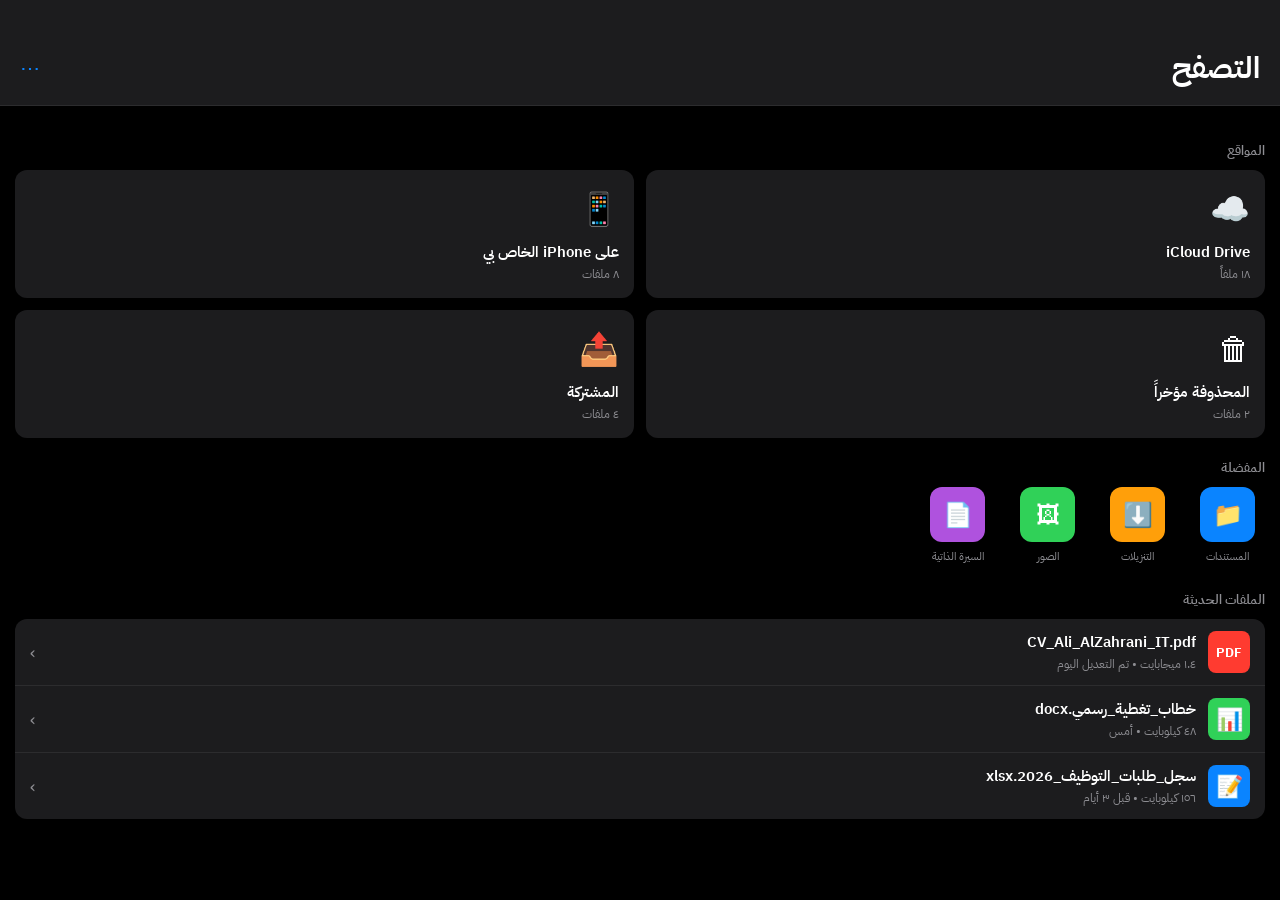
<file: apps/files.html>
<!DOCTYPE html>
<html lang="ar" dir="rtl">
<head>
    <meta charset="UTF-8">
    <meta name="viewport" content="width=device-width, initial-scale=1.0, user-scalable=no">
    <title>الملفات</title>
    <link href="https://fonts.googleapis.com/css2?family=IBM+Plex+Sans+Arabic:wght@400;500;600;700&display=swap" rel="stylesheet">
    <style>
        * { margin: 0; padding: 0; box-sizing: border-box; }
        html, body { 
            font-family: -apple-system, 'IBM Plex Sans Arabic', sans-serif; 
            height: 100%; 
            background: #000; 
            color: white; 
            overflow: hidden; 
        }
        .files-app { display: flex; flex-direction: column; height: 100%; }
        
        .header { 
            padding: 45px 20px 15px; 
            display: flex; 
            justify-content: space-between; 
            align-items: center; 
            background: #1c1c1e; 
            border-bottom: 0.5px solid #2c2c2e;
        }
        .header h1 { font-size: 30px; font-weight: 700; }
        .header-btn { background: none; border: none; color: #0a84ff; font-size: 20px; cursor: pointer; font-family: inherit; }
        
        .content { flex: 1; overflow-y: auto; padding: 15px; background: #000; }
        .section-title { font-size: 13px; color: #8e8e93; text-transform: uppercase; font-weight: 600; margin: 20px 0 10px; }
        
        /* Location Cards */
        .location-grid { display: grid; grid-template-columns: repeat(2, 1fr); gap: 12px; margin-bottom: 20px; }
        .location-card { background: #1c1c1e; border-radius: 12px; padding: 15px; cursor: pointer; }
        .location-card:active { background: #2c2c2e; }
        .location-icon { font-size: 32px; margin-bottom: 8px; }
        .location-name { font-size: 15px; font-weight: 600; }
        .location-count { font-size: 12px; color: #8e8e93; margin-top: 2px; }
        
        /* File List */
        .file-list { background: #1c1c1e; border-radius: 12px; overflow: hidden; }
        .file-item { display: flex; gap: 12px; padding: 12px 15px; border-bottom: 0.5px solid #2c2c2e; align-items: center; cursor: pointer; }
        .file-item:last-child { border-bottom: none; }
        .file-item:active { background: #2c2c2e; }
        
        .file-icon { width: 42px; height: 42px; border-radius: 8px; display: flex; align-items: center; justify-content: center; font-size: 22px; flex-shrink: 0; }
        .file-info { flex: 1; min-width: 0; }
        .file-name { font-size: 15px; font-weight: 600; white-space: nowrap; overflow: hidden; text-overflow: ellipsis; }
        .file-meta { font-size: 12px; color: #8e8e93; margin-top: 2px; }
        .file-arrow { color: #8e8e93; font-size: 18px; }

        /* Quick Access */
        .quick-grid { display: flex; gap: 15px; overflow-x: auto; padding-bottom: 5px; }
        .quick-item { flex-shrink: 0; width: 75px; text-align: center; cursor: pointer; }
        .quick-icon { width: 55px; height: 55px; margin: 0 auto 6px; border-radius: 12px; display: flex; align-items: center; justify-content: center; font-size: 24px; background: #1c1c1e; }
        .quick-name { font-size: 11px; color: #8e8e93; }
    </style>
</head>
<body>
    <div class="files-app">
        <div class="header">
            <h1>التصفح</h1>
            <button class="header-btn">⋯</button>
        </div>
        <div class="content">
            <div class="section-title">المواقع</div>
            <div class="location-grid">
                <div class="location-card">
                    <div class="location-icon">☁️</div>
                    <div class="location-name">iCloud Drive</div>
                    <div class="location-count">١۸ ملفاً</div>
                </div>
                <div class="location-card">
                    <div class="location-icon">📱</div>
                    <div class="location-name">على iPhone الخاص بي</div>
                    <div class="location-count">٨ ملفات</div>
                </div>
                <div class="location-card">
                    <div class="location-icon">🗑</div>
                    <div class="location-name">المحذوفة مؤخراً</div>
                    <div class="location-count">٢ ملفات</div>
                </div>
                <div class="location-card">
                    <div class="location-icon">📤</div>
                    <div class="location-name">المشتركة</div>
                    <div class="location-count">٤ ملفات</div>
                </div>
            </div>

            <div class="section-title">المفضلة</div>
            <div class="quick-grid">
                <div class="quick-item"><div class="quick-icon" style="background:#0a84ff;">📁</div><div class="quick-name">المستندات</div></div>
                <div class="quick-item"><div class="quick-icon" style="background:#ff9f0a;">⬇️</div><div class="quick-name">التنزيلات</div></div>
                <div class="quick-item"><div class="quick-icon" style="background:#30d158;">🖼</div><div class="quick-name">الصور</div></div>
                <div class="quick-item"><div class="quick-icon" style="background:#af52de;">📄</div><div class="quick-name">السيرة الذاتية</div></div>
            </div>

            <div class="section-title">الملفات الحديثة</div>
            <div class="file-list">
                <!-- ملف السيرة الذاتية -->
                <div class="file-item">
                    <div class="file-icon" style="background: #ff3b30; color: white; font-weight: bold; font-size: 13px;">PDF</div>
                    <div class="file-info">
                        <div class="file-name">CV_Ali_AlZahrani_IT.pdf</div>
                        <div class="file-meta">١.٤ ميجابايت • تم التعديل اليوم</div>
                    </div>
                    <span class="file-arrow">›</span>
                </div>

                <div class="file-item">
                    <div class="file-icon" style="background: #30d158; color: white;">📊</div>
                    <div class="file-info">
                        <div class="file-name">خطاب_تغطية_رسمي.docx</div>
                        <div class="file-meta">٤٨ كيلوبايت • أمس</div>
                    </div>
                    <span class="file-arrow">›</span>
                </div>

                <div class="file-item">
                    <div class="file-icon" style="background: #0a84ff; color: white;">📝</div>
                    <div class="file-info">
                        <div class="file-name">سجل_طلبات_التوظيف_2026.xlsx</div>
                        <div class="file-meta">١٥٦ كيلوبايت • قبل ٣ أيام</div>
                    </div>
                    <span class="file-arrow">›</span>
                </div>
            </div>
        </div>
    </div>
</body>
</html>
</file>
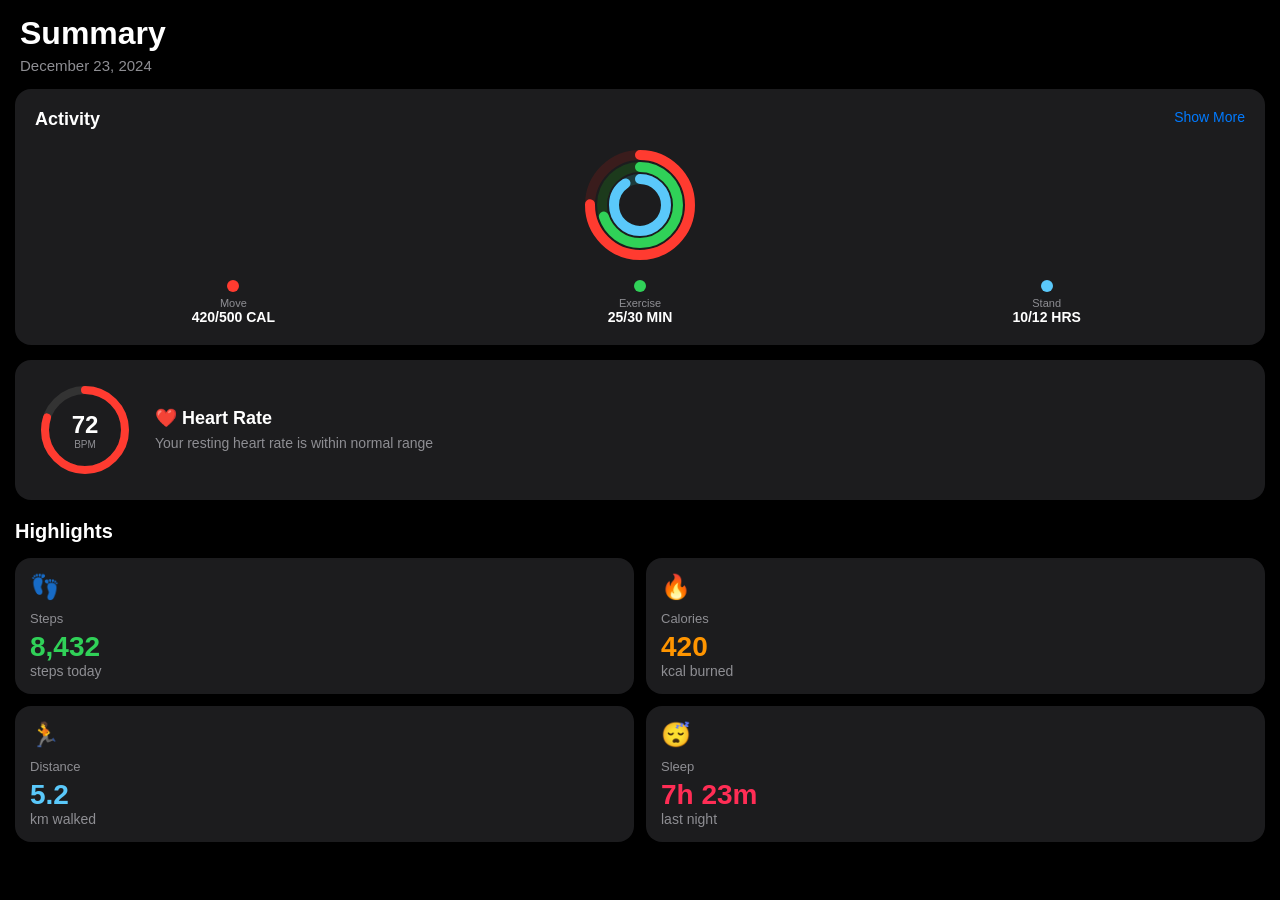
<file: apps/health.html>
<!DOCTYPE html>
<html lang="en">
<head>
    <meta charset="UTF-8">
    <meta name="viewport" content="width=device-width, initial-scale=1.0, user-scalable=no">
    <title>Health</title>
    <style>
        * { margin: 0; padding: 0; box-sizing: border-box; }
        html, body { font-family: -apple-system, sans-serif; height: 100%; background: #000; color: white; overflow: hidden; }
        .health-app { display: flex; flex-direction: column; height: 100%; }
        .header { padding: 15px 20px; }
        .header h1 { font-size: 32px; font-weight: 700; }
        .header p { font-size: 15px; color: #8e8e93; margin-top: 5px; }
        .content { flex: 1; overflow-y: auto; padding: 0 15px 30px; }
        .section-title { font-size: 20px; font-weight: 600; margin: 20px 0 15px; }
        /* Summary Cards */
        .summary-grid { display: grid; grid-template-columns: repeat(2, 1fr); gap: 12px; }
        .summary-card { background: #1c1c1e; border-radius: 16px; padding: 15px; }
        .card-icon { font-size: 24px; margin-bottom: 10px; }
        .card-title { font-size: 13px; color: #8e8e93; margin-bottom: 5px; }
        .card-value { font-size: 28px; font-weight: 600; }
        .card-unit { font-size: 14px; color: #8e8e93; }
        .card-value.red { color: #ff3b30; }
        .card-value.blue { color: #5ac8fa; }
        .card-value.green { color: #30d158; }
        .card-value.orange { color: #ff9500; }
        .card-value.pink { color: #ff2d55; }
        /* Progress Ring */
        .ring-card { background: #1c1c1e; border-radius: 16px; padding: 20px; display: flex; align-items: center; gap: 20px; margin-bottom: 15px; }
        .ring-container { position: relative; width: 100px; height: 100px; }
        .ring { transform: rotate(-90deg); }
        .ring-bg { fill: none; stroke: #333; stroke-width: 8; }
        .ring-fill { fill: none; stroke-width: 8; stroke-linecap: round; transition: stroke-dashoffset 0.5s; }
        .ring-fill.red { stroke: #ff3b30; }
        .ring-fill.green { stroke: #30d158; }
        .ring-fill.blue { stroke: #5ac8fa; }
        .ring-center { position: absolute; top: 50%; left: 50%; transform: translate(-50%, -50%); text-align: center; }
        .ring-value { font-size: 24px; font-weight: 600; }
        .ring-label { font-size: 10px; color: #8e8e93; }
        .ring-info h3 { font-size: 18px; font-weight: 600; margin-bottom: 5px; }
        .ring-info p { font-size: 14px; color: #8e8e93; line-height: 1.4; }
        /* Activity Rings */
        .activity-card { background: #1c1c1e; border-radius: 16px; padding: 20px; margin-bottom: 15px; }
        .activity-header { display: flex; justify-content: space-between; margin-bottom: 15px; }
        .activity-title { font-size: 18px; font-weight: 600; }
        .activity-rings { display: flex; justify-content: center; margin-bottom: 15px; }
        .rings-container { position: relative; width: 120px; height: 120px; }
        .activity-stats { display: grid; grid-template-columns: repeat(3, 1fr); gap: 10px; text-align: center; }
        .stat-item { }
        .stat-color { width: 12px; height: 12px; border-radius: 50%; margin: 0 auto 5px; }
        .stat-color.move { background: #ff3b30; }
        .stat-color.exercise { background: #30d158; }
        .stat-color.stand { background: #5ac8fa; }
        .stat-label { font-size: 11px; color: #8e8e93; }
        .stat-value { font-size: 14px; font-weight: 600; }
    </style>
</head>
<body>
    <div class="health-app">
        <div class="header">
            <h1>Summary</h1>
            <p>December 23, 2024</p>
        </div>
        <div class="content">
            <!-- Activity Rings -->
            <div class="activity-card">
                <div class="activity-header">
                    <span class="activity-title">Activity</span>
                    <span style="color: #007aff; font-size: 14px;">Show More</span>
                </div>
                <div class="activity-rings">
                    <svg class="rings-container" viewBox="0 0 120 120">
                        <circle cx="60" cy="60" r="50" fill="none" stroke="#3a1c1c" stroke-width="10"/>
                        <circle cx="60" cy="60" r="50" fill="none" stroke="#ff3b30" stroke-width="10" stroke-dasharray="314" stroke-dashoffset="78" stroke-linecap="round" transform="rotate(-90 60 60)"/>
                        <circle cx="60" cy="60" r="38" fill="none" stroke="#1c3a1c" stroke-width="10"/>
                        <circle cx="60" cy="60" r="38" fill="none" stroke="#30d158" stroke-width="10" stroke-dasharray="238" stroke-dashoffset="71" stroke-linecap="round" transform="rotate(-90 60 60)"/>
                        <circle cx="60" cy="60" r="26" fill="none" stroke="#1c3a3a" stroke-width="10"/>
                        <circle cx="60" cy="60" r="26" fill="none" stroke="#5ac8fa" stroke-width="10" stroke-dasharray="163" stroke-dashoffset="16" stroke-linecap="round" transform="rotate(-90 60 60)"/>
                    </svg>
                </div>
                <div class="activity-stats">
                    <div class="stat-item"><div class="stat-color move"></div><div class="stat-label">Move</div><div class="stat-value">420/500 CAL</div></div>
                    <div class="stat-item"><div class="stat-color exercise"></div><div class="stat-label">Exercise</div><div class="stat-value">25/30 MIN</div></div>
                    <div class="stat-item"><div class="stat-color stand"></div><div class="stat-label">Stand</div><div class="stat-value">10/12 HRS</div></div>
                </div>
            </div>
            <!-- Heart Rate -->
            <div class="ring-card">
                <div class="ring-container">
                    <svg class="ring" viewBox="0 0 100 100">
                        <circle class="ring-bg" cx="50" cy="50" r="40"/>
                        <circle class="ring-fill red" cx="50" cy="50" r="40" stroke-dasharray="251" stroke-dashoffset="50"/>
                    </svg>
                    <div class="ring-center">
                        <div class="ring-value">72</div>
                        <div class="ring-label">BPM</div>
                    </div>
                </div>
                <div class="ring-info">
                    <h3>❤️ Heart Rate</h3>
                    <p>Your resting heart rate is within normal range</p>
                </div>
            </div>
            <!-- Summary Grid -->
            <div class="section-title">Highlights</div>
            <div class="summary-grid">
                <div class="summary-card">
                    <div class="card-icon">👣</div>
                    <div class="card-title">Steps</div>
                    <div class="card-value green">8,432</div>
                    <div class="card-unit">steps today</div>
                </div>
                <div class="summary-card">
                    <div class="card-icon">🔥</div>
                    <div class="card-title">Calories</div>
                    <div class="card-value orange">420</div>
                    <div class="card-unit">kcal burned</div>
                </div>
                <div class="summary-card">
                    <div class="card-icon">🏃</div>
                    <div class="card-title">Distance</div>
                    <div class="card-value blue">5.2</div>
                    <div class="card-unit">km walked</div>
                </div>
                <div class="summary-card">
                    <div class="card-icon">😴</div>
                    <div class="card-title">Sleep</div>
                    <div class="card-value pink">7h 23m</div>
                    <div class="card-unit">last night</div>
                </div>
            </div>
        </div>
    </div>
</body>
</html>
</file>
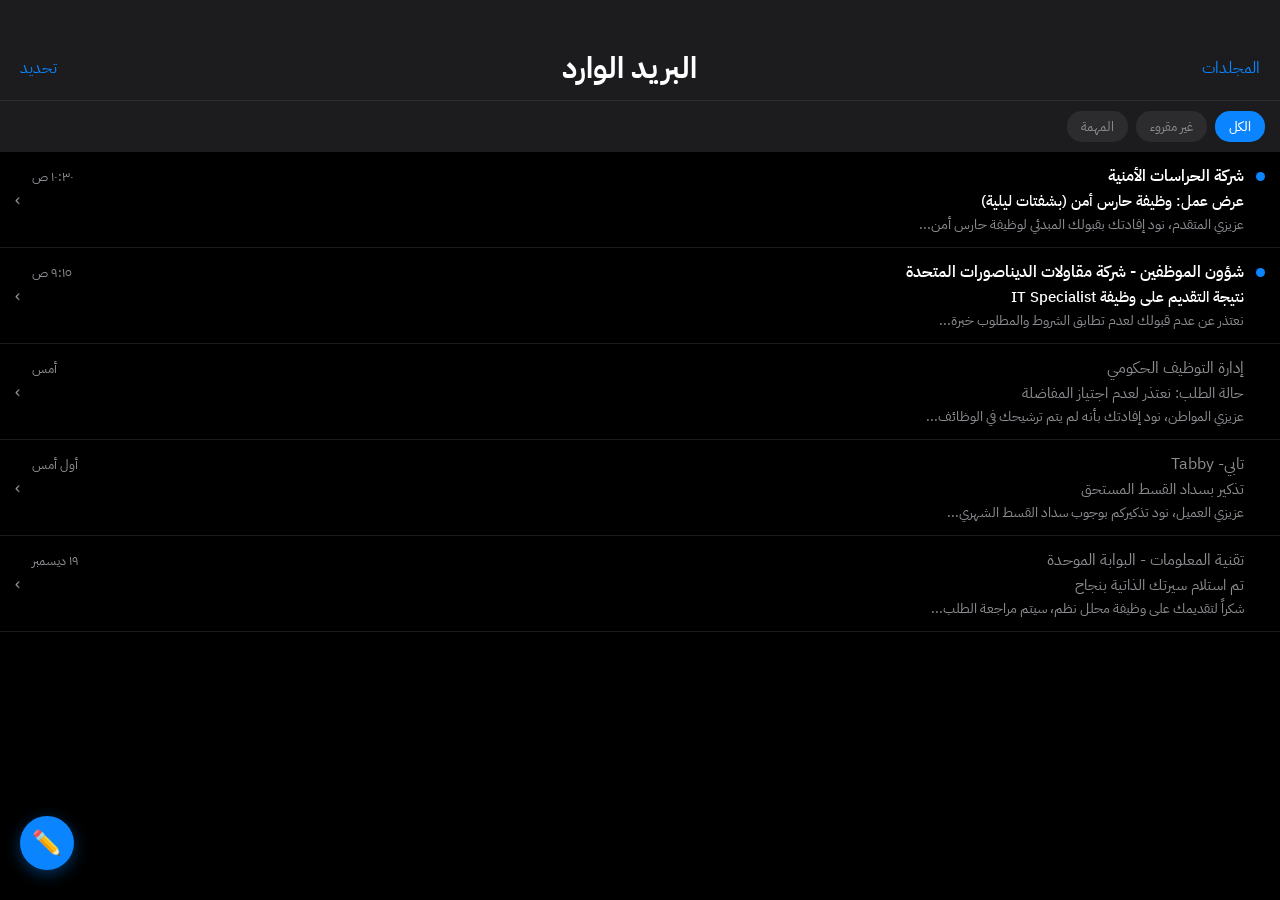
<file: apps/mail.html>
<!DOCTYPE html>
<html lang="ar" dir="rtl">
<head>
    <meta charset="UTF-8">
    <meta name="viewport" content="width=device-width, initial-scale=1.0, user-scalable=no">
    <title>البريد</title>
    <link href="https://fonts.googleapis.com/css2?family=IBM+Plex+Sans+Arabic:wght@400;500;600;700&display=swap" rel="stylesheet">
    <style>
        * { margin: 0; padding: 0; box-sizing: border-box; }
        html, body { 
            font-family: -apple-system, 'IBM Plex Sans Arabic', sans-serif; 
            height: 100%; 
            background: #000; 
            color: white; 
            overflow: hidden; 
        }
        .mail-app { display: flex; flex-direction: column; height: 100%; }
        
        .header { 
            padding: 45px 20px 10px; 
            display: flex; 
            justify-content: space-between; 
            align-items: center; 
            background: #1c1c1e; 
            border-bottom: 0.5px solid #2c2c2e;
        }
        .header h1 { font-size: 30px; font-weight: 700; }
        .header-btn { background: none; border: none; color: #0a84ff; font-size: 16px; cursor: pointer; font-family: inherit; }
        
        .filter-bar { display: flex; gap: 8px; padding: 10px 15px; background: #1c1c1e; }
        .filter-btn { padding: 6px 14px; background: #2c2c2e; border: none; border-radius: 15px; color: #8e8e93; font-size: 13px; cursor: pointer; font-family: inherit; }
        .filter-btn.active { background: #0a84ff; color: white; font-weight: 500; }
        
        .mail-list { flex: 1; overflow-y: auto; background: #000; }
        .mail-item { display: flex; gap: 12px; padding: 12px 15px; border-bottom: 0.5px solid #1c1c1e; cursor: pointer; align-items: flex-start; }
        .mail-item:active { background: #1c1c1e; }
        
        .mail-indicator { width: 9px; height: 9px; background: #0a84ff; border-radius: 50%; flex-shrink: 0; margin-top: 8px; }
        .mail-indicator.read { background: transparent; }
        
        .mail-content { flex: 1; min-width: 0; }
        .mail-header { display: flex; justify-content: space-between; margin-bottom: 2px; align-items: center; }
        .mail-sender { font-size: 16px; font-weight: 600; color: #fff; }
        .mail-sender.read { font-weight: 400; color: #8e8e93; }
        .mail-time { font-size: 13px; color: #8e8e93; }
        
        .mail-subject { font-size: 15px; margin-bottom: 2px; white-space: nowrap; overflow: hidden; text-overflow: ellipsis; color: #fff; font-weight: 500; }
        .mail-subject.read { color: #8e8e93; font-weight: 400; }
        
        .mail-preview { font-size: 14px; color: #8e8e93; white-space: nowrap; overflow: hidden; text-overflow: ellipsis; }
        .mail-arrow { color: #8e8e93; align-self: center; font-size: 18px; }
        
        .compose-btn { 
            position: fixed; bottom: 30px; left: 20px; 
            width: 54px; height: 54px; border-radius: 50%; 
            background: #0a84ff; border: none; color: white; 
            font-size: 24px; cursor: pointer; 
            box-shadow: 0 4px 15px rgba(10,132,255,0.4); 
            display: flex; align-items: center; justify-content: center;
        }

        /* Mail View Details */
        .mail-view { position: fixed; top: 0; left: 0; right: 0; bottom: 0; background: #000; display: none; flex-direction: column; z-index: 100; }
        .mail-view.active { display: flex; }
        .mail-view-header { display: flex; align-items: center; gap: 10px; padding: 45px 15px 12px; background: #1c1c1e; border-bottom: 0.5px solid #2c2c2e; }
        .btn-back { background: none; border: none; color: #0a84ff; font-size: 30px; cursor: pointer; line-height: 1; }
        
        .mail-view-content { flex: 1; overflow-y: auto; padding: 20px; }
        .mail-view-subject { font-size: 20px; font-weight: 700; margin-bottom: 15px; color: #fff; line-height: 1.3; }
        .mail-view-meta { display: flex; gap: 12px; margin-bottom: 20px; align-items: center; border-bottom: 0.5px solid #2c2c2e; padding-bottom: 15px; }
        
        .sender-avatar { width: 42px; height: 42px; border-radius: 50%; background: #2c2c2e; display: flex; align-items: center; justify-content: center; font-size: 18px; flex-shrink: 0; }
        .sender-info { flex: 1; min-width: 0; }
        .sender-name { font-size: 15px; font-weight: 600; color: #fff; }
        .sender-email { font-size: 12px; color: #8e8e93; }
        .mail-body { font-size: 15px; line-height: 1.7; color: #e5e5ea; white-space: pre-line; }
    </style>
</head>
<body>
    <div class="mail-app">
        <div class="header">
            <button class="header-btn">المجلدات</button>
            <h1>البريد الوارد</h1>
            <button class="header-btn">تحديد</button>
        </div>
        <div class="filter-bar">
            <button class="filter-btn active">الكل</button>
            <button class="filter-btn">غير مقروء</button>
            <button class="filter-btn">المهمة</button>
        </div>
        <div class="mail-list" id="mail-list"></div>
        <button class="compose-btn">✏️</button>

        <!-- Mail View -->
        <div class="mail-view" id="mail-view">
            <div class="mail-view-header">
                <button class="btn-back" id="btn-back">‹</button>
                <span style="flex:1"></span>
                <button class="header-btn">🗑</button>
                <button class="header-btn">↩️</button>
            </div>
            <div class="mail-view-content">
                <div class="mail-view-subject" id="view-subject">الموضوع</div>
                <div class="mail-view-meta">
                    <div class="sender-avatar" id="view-avatar">🏢</div>
                    <div class="sender-info">
                        <div class="sender-name" id="view-sender">المرسل</div>
                        <div class="sender-email" id="view-email">email@example.com</div>
                    </div>
                </div>
                <div class="mail-body" id="view-body">محتوى البريد...</div>
            </div>
        </div>
    </div>

    <script>
        const emails = [
            { 
                id: 1, 
                sender: 'شركة الحراسات الأمنية', 
                email: 'hr@guard-shield.sa', 
                avatar: '🛡️', 
                subject: 'عرض عمل: وظيفة حارس أمن (بشفتات ليلية)', 
                preview: 'عزيزي المتقدم، نود إفادتك بقبولك المبدئي لوظيفة حارس أمن...', 
                time: '١٠:٣٠ ص', 
                read: false, 
                body: 'عزيزي المتقدم عبدالله،\n\nبالإشارة إلى طلبك المقدم عبر منصات التوظيف (مع العلم أننا لاحظت أن تخصصك نظم معلومات)، نود إفادتك بأنه تم قبولك مبدئياً لشغل وظيفة "حارس أمن" في أحد المشاريع بمعدل 12 ساعة عمل يومياً وبدون إجازة أسبوعية ثابتة.\n\nالراتب الاجمالي : 1500 ريال.\n\nيرجى سرعة مراجعة الفرع الرئيسي لإحضار الأوراق الثبوتية وبدء العمل مباشرة.\n\nمع تحيات,\nقسم الموارد البشرية' 
            },
            { 
                id: 2, 
                sender: 'شؤون الموظفين - شركة مقاولات الديناصورات المتحدة', 
                email: 'careers@aldinasor-contracting.com', 
                avatar: '🏗️', 
                subject: 'نتيجة التقديم على وظيفة IT Specialist', 
                preview: 'نعتذر عن عدم قبولك لعدم تطابق الشروط والمطلوب خبرة...', 
                time: '٩:١٥ ص', 
                read: false, 
                body: 'عزيزي المتقدم،\n\nنشكر لك اهتمامك بالانضمام إلى شركة مقاولات الديناصورات المتحدة وإرسال سيرتك الذاتية في تخصص نظم وتقنية المعلومات.\n\nبعد دراسة طلبك من قبل لجنة التوظيف، نأسف لإبلاغك بأنه تم اختيار مرشحين آخرين تتطابق خبراتهم السابقة بشكل أكبر مع احتياجات المشروع الحالية.\n\nنتمنى لك التوفيق في مسيرتك المهنية.\n\nإدارة التوظيف' 
            },
            { 
                id: 3, name: 'منصة', 
                sender: 'إدارة التوظيف الحكومي', 
                email: 'noreply@jadarah.gov.sa', 
                avatar: '🏛️', 
                subject: 'حالة الطلب: نعتذر لعدم اجتياز المفاضلة', 
                preview: 'عزيزي المواطن، نود إفادتك بأنه لم يتم ترشيحك في الوظائف...', 
                time: 'أمس', 
                read: true, 
                body: 'عزيزي المتقدم،\n\nبخصوص طلبك على الوظائف الإدارية والتقنية المطروحة عبر المفاضلة الأخيرة، نود إفادتك بأنه بعد اكتمال عمليات التدقيق والمطابقة لم يتم ترشيح رقم طلبك لعدم وصول نقاط المفاضلة للحد المطلوب.\n\nشكراً لاستخدامكم قنوات التوظيف الحكومية.' 
            },
            { 
                id: 4, 
                sender: 'تابي- Tabby', 
                email: 'notifications@tabby.com', 
                avatar: '💳', 
                subject: 'تذكير بسداد القسط المستحق', 
                preview: 'عزيزي العميل، نود تذكيركم بوجوب سداد القسط الشهري...', 
                time: 'أول أمس', 
                read: true, 
                body: 'عزيزي العميل،\n\nنود تذكيركم بأن موعد سداد القسط الشهري بقيمة 1000 ريال هو بتاريخ اليوم.\n\nيرجى التأكد من توفر الرصيد الكافي في الحساب لتجنب أي رسوم تأخير إضافية.\n\nخدمة العملاء' 
            },
            { 
                id: 5, 
                sender: 'تقنية المعلومات - البوابة الموحدة', 
                email: 'it-support@tech-portal.sa', 
                avatar: '💻', 
                subject: 'تم استلام سيرتك الذاتية بنجاح', 
                preview: 'شكراً لتقديمك على وظيفة محلل نظم، سيتم مراجعة الطلب...', 
                time: '١٩ ديسمبر', 
                read: true, 
                body: 'عزيزي الباحث عن العمل،\n\nتأكيداً لاستلامنا لطلبكم الخاص بوظيفة (محلل نظم وتطبيقات)، نشعركم بأنه تم حفظ سيرتكم الذاتية في قاعدة البيانات الخاصة بنا.\n\nسنقوم بالاتصال بكم في حال توفرت شاغرة مناسبة لمؤهلاتكم.\n\nمع أطيب التحيات.' 
            }
        ];

        const list = document.getElementById('mail-list');
        
        function renderEmails() {
            list.innerHTML = emails.map(e => `
                <div class="mail-item" data-id="${e.id}">
                    <div class="mail-indicator ${e.read ? 'read' : ''}"></div>
                    <div class="mail-content">
                        <div class="mail-header">
                            <span class="mail-sender ${e.read ? 'read' : ''}">${e.sender}</span>
                            <span class="mail-time">${e.time}</span>
                        </div>
                        <div class="mail-subject ${e.read ? 'read' : ''}">${e.subject}</div>
                        <div class="mail-preview">${e.preview}</div>
                    </div>
                    <span class="mail-arrow">›</span>
                </div>
            `).join('');
            
            attachEvents();
        }

        const mailView = document.getElementById('mail-view');
        
        function attachEvents() {
            document.querySelectorAll('.mail-item').forEach(item => {
                item.addEventListener('click', () => {
                    const email = emails.find(e => e.id == item.dataset.id);
                    email.read = true; // جعل الإيميل مقروءاً عند فتحه
                    
                    document.getElementById('view-subject').textContent = email.subject;
                    document.getElementById('view-sender').textContent = email.sender;
                    document.getElementById('view-email').textContent = email.email;
                    document.getElementById('view-avatar').textContent = email.avatar;
                    document.getElementById('view-body').textContent = email.body;
                    
                    mailView.classList.add('active');
                    renderEmails(); // تحديث القائمة لإزالة نقطة عدم القراءة
                });
            });
        }

        document.getElementById('btn-back').addEventListener('click', () => mailView.classList.remove('active'));
        
        document.querySelectorAll('.filter-btn').forEach(btn => {
            btn.addEventListener('click', () => {
                document.querySelectorAll('.filter-btn').forEach(b => b.classList.remove('active'));
                btn.classList.add('active');
            });
        });

        renderEmails();
    </script>
</body>
</html>
</file>
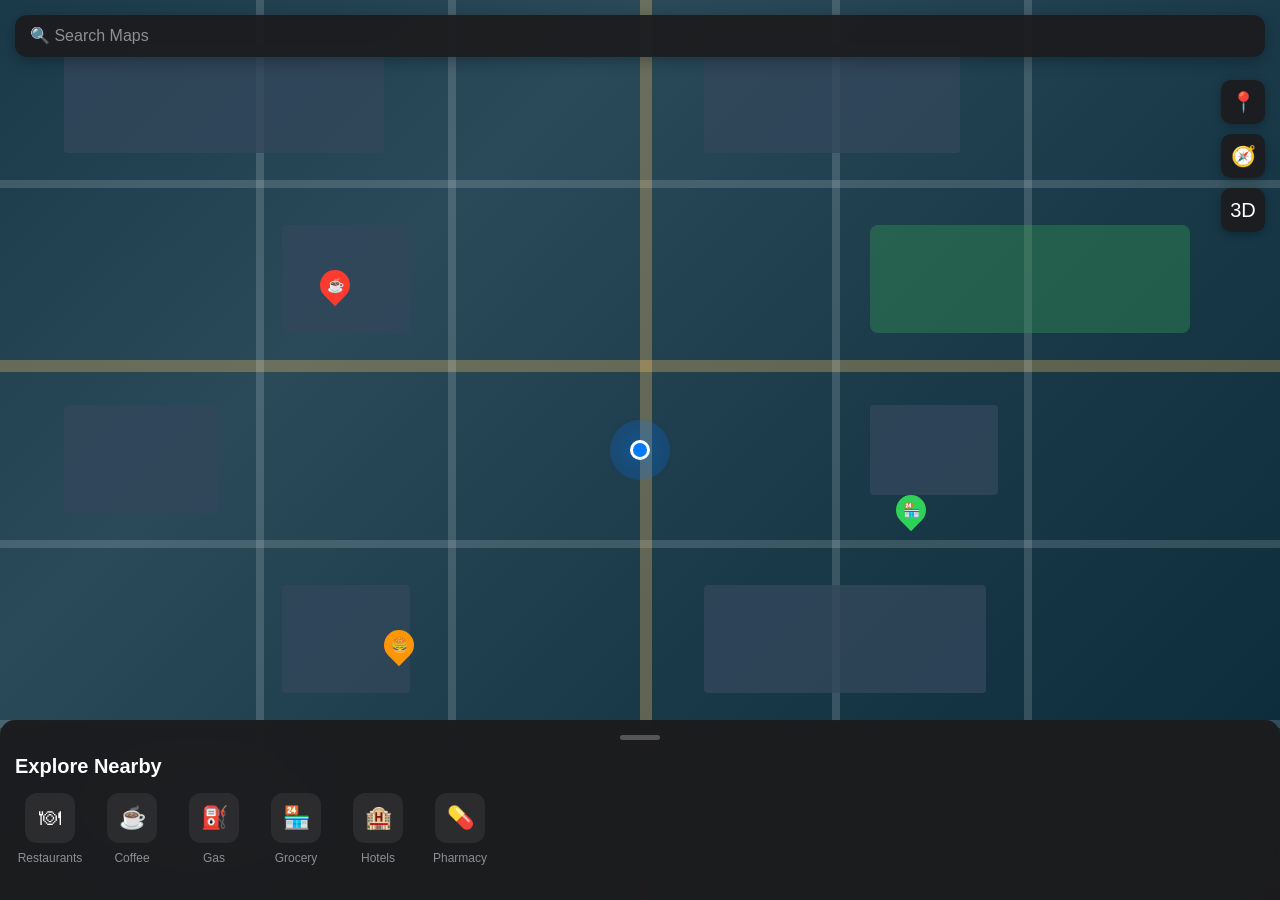
<file: apps/maps.html>
<!DOCTYPE html>
<html lang="en">
<head>
    <meta charset="UTF-8">
    <meta name="viewport" content="width=device-width, initial-scale=1.0, user-scalable=no">
    <title>Maps</title>
    <style>
        * { margin: 0; padding: 0; box-sizing: border-box; }
        html, body { font-family: -apple-system, sans-serif; height: 100%; background: #1a1a2e; color: white; overflow: hidden; }
        .maps-app { display: flex; flex-direction: column; height: 100%; }
        .map-container { flex: 1; background: linear-gradient(135deg, #1a3a4a 0%, #2a4a5a 30%, #1a3a4a 60%, #0a2a3a 100%); position: relative; overflow: hidden; }
        /* Stylized Map */
        .map-grid { position: absolute; top: 0; left: 0; right: 0; bottom: 0; }
        .road { position: absolute; background: rgba(255,255,255,0.15); }
        .road-h { height: 8px; width: 100%; }
        .road-v { width: 8px; height: 100%; }
        .road-h.main { height: 12px; background: rgba(255,200,100,0.3); }
        .road-v.main { width: 12px; background: rgba(255,200,100,0.3); }
        .block { position: absolute; background: rgba(50,70,90,0.8); border-radius: 4px; }
        .water { position: absolute; background: linear-gradient(135deg, #1a5a7a, #2a6a8a); border-radius: 50%; }
        .park { position: absolute; background: rgba(50,150,80,0.4); border-radius: 8px; }
        /* Current Location */
        .current-location { position: absolute; top: 50%; left: 50%; transform: translate(-50%, -50%); width: 20px; height: 20px; background: #007aff; border-radius: 50%; border: 3px solid white; box-shadow: 0 0 20px rgba(0,122,255,0.5); z-index: 10; }
        .location-pulse { position: absolute; top: 50%; left: 50%; transform: translate(-50%, -50%); width: 60px; height: 60px; background: rgba(0,122,255,0.2); border-radius: 50%; animation: pulse 2s infinite; }
        @keyframes pulse { 0%, 100% { transform: translate(-50%, -50%) scale(1); opacity: 0.5; } 50% { transform: translate(-50%, -50%) scale(1.3); opacity: 0.2; } }
        /* POI Markers */
        .poi { position: absolute; width: 30px; height: 30px; background: #ff3b30; border-radius: 50% 50% 50% 0; transform: rotate(-45deg); display: flex; align-items: center; justify-content: center; z-index: 5; }
        .poi span { transform: rotate(45deg); font-size: 14px; }
        /* Search Bar */
        .search-bar { position: absolute; top: 15px; left: 15px; right: 15px; z-index: 20; }
        .search-input { width: 100%; padding: 12px 15px; background: rgba(28,28,30,0.95); border: none; border-radius: 12px; color: white; font-size: 16px; box-shadow: 0 4px 15px rgba(0,0,0,0.3); }
        .search-input::placeholder { color: #8e8e93; }
        /* Controls */
        .map-controls { position: absolute; right: 15px; top: 80px; display: flex; flex-direction: column; gap: 10px; z-index: 20; }
        .control-btn { width: 44px; height: 44px; background: rgba(28,28,30,0.95); border: none; border-radius: 10px; color: white; font-size: 20px; cursor: pointer; box-shadow: 0 2px 10px rgba(0,0,0,0.3); }
        /* Bottom Sheet */
        .bottom-sheet { position: absolute; bottom: 0; left: 0; right: 0; background: rgba(28,28,30,0.98); border-radius: 15px 15px 0 0; padding: 15px; z-index: 20; backdrop-filter: blur(20px); }
        .sheet-handle { width: 40px; height: 5px; background: #555; border-radius: 3px; margin: 0 auto 15px; }
        .sheet-title { font-size: 20px; font-weight: 600; margin-bottom: 15px; }
        .place-list { display: flex; gap: 12px; overflow-x: auto; padding-bottom: 20px; }
        .place-item { flex-shrink: 0; text-align: center; width: 70px; cursor: pointer; }
        .place-icon { width: 50px; height: 50px; background: #2c2c2e; border-radius: 12px; display: flex; align-items: center; justify-content: center; font-size: 22px; margin: 0 auto 8px; }
        .place-name { font-size: 12px; color: #8e8e93; }
    </style>
</head>
<body>
    <div class="maps-app">
        <div class="map-container">
            <!-- Stylized Map Elements -->
            <div class="map-grid">
                <div class="road road-h main" style="top: 40%"></div>
                <div class="road road-h" style="top: 20%"></div>
                <div class="road road-h" style="top: 60%"></div>
                <div class="road road-h" style="top: 80%"></div>
                <div class="road road-v main" style="left: 50%"></div>
                <div class="road road-v" style="left: 20%"></div>
                <div class="road road-v" style="left: 35%"></div>
                <div class="road road-v" style="left: 65%"></div>
                <div class="road road-v" style="left: 80%"></div>
                <div class="block" style="top: 5%; left: 5%; width: 25%; height: 12%"></div>
                <div class="block" style="top: 5%; left: 55%; width: 20%; height: 12%"></div>
                <div class="block" style="top: 25%; left: 22%; width: 10%; height: 12%"></div>
                <div class="block" style="top: 45%; left: 5%; width: 12%; height: 12%"></div>
                <div class="block" style="top: 65%; left: 22%; width: 10%; height: 12%"></div>
                <div class="block" style="top: 45%; left: 68%; width: 10%; height: 10%"></div>
                <div class="block" style="top: 65%; left: 55%; width: 22%; height: 12%"></div>
                <div class="park" style="top: 25%; left: 68%; width: 25%; height: 12%"></div>
                <div class="water" style="top: 82%; left: 5%; width: 20%; height: 15%"></div>
            </div>
            <!-- POI Markers -->
            <div class="poi" style="top: 30%; left: 25%;"><span>☕</span></div>
            <div class="poi" style="top: 55%; left: 70%; background: #30d158;"><span>🏪</span></div>
            <div class="poi" style="top: 70%; left: 30%; background: #ff9500;"><span>🍔</span></div>
            <!-- Current Location -->
            <div class="location-pulse"></div>
            <div class="current-location"></div>
            <!-- Search -->
            <div class="search-bar">
                <input type="text" class="search-input" placeholder="🔍 Search Maps">
            </div>
            <!-- Controls -->
            <div class="map-controls">
                <button class="control-btn">📍</button>
                <button class="control-btn">🧭</button>
                <button class="control-btn">3D</button>
            </div>
        </div>
        <!-- Bottom Sheet -->
        <div class="bottom-sheet">
            <div class="sheet-handle"></div>
            <div class="sheet-title">Explore Nearby</div>
            <div class="place-list">
                <div class="place-item"><div class="place-icon">🍽</div><div class="place-name">Restaurants</div></div>
                <div class="place-item"><div class="place-icon">☕</div><div class="place-name">Coffee</div></div>
                <div class="place-item"><div class="place-icon">⛽</div><div class="place-name">Gas</div></div>
                <div class="place-item"><div class="place-icon">🏪</div><div class="place-name">Grocery</div></div>
                <div class="place-item"><div class="place-icon">🏨</div><div class="place-name">Hotels</div></div>
                <div class="place-item"><div class="place-icon">💊</div><div class="place-name">Pharmacy</div></div>
            </div>
        </div>
    </div>
</body>
</html>
</file>
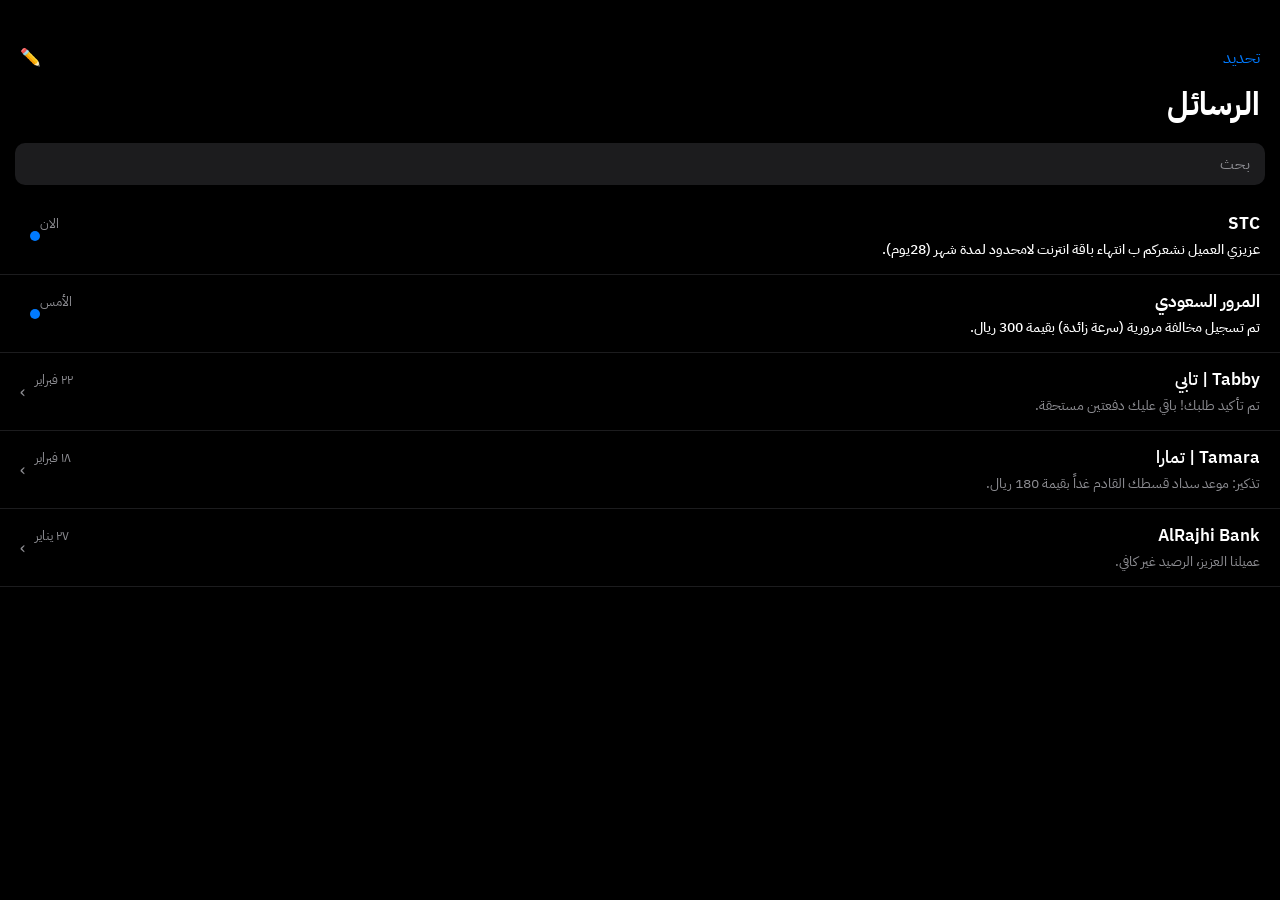
<file: apps/messages.html>
<!DOCTYPE html>
<html lang="ar" dir="rtl">
<head>
    <meta charset="UTF-8">
    <meta name="viewport" content="width=device-width, initial-scale=1.0, user-scalable=no">
    <title>الرسائل</title>
    <link href="https://fonts.googleapis.com/css2?family=IBM+Plex+Sans+Arabic:wght@400;500;600;700&display=swap" rel="stylesheet">
    <style>
        * { margin: 0; padding: 0; box-sizing: border-box; }
        html, body { 
            font-family: -apple-system, 'IBM Plex Sans Arabic', sans-serif; 
            height: 100%; 
            background: #000; 
            color: white; 
            overflow: hidden; 
        }
        .messages-app { display: flex; flex-direction: column; height: 100%; }
        
        .header { 
            padding: 45px 20px 10px; 
            display: flex; 
            justify-content: space-between; 
            align-items: center; 
            background: #000; 
        }
        .header-title-row {
            padding: 0 20px 10px;
            background: #000;
        }
        .header-title-row h1 { font-size: 32px; font-weight: 700; }
        .header-btn { background: none; border: none; color: #007aff; font-size: 17px; cursor: pointer; font-family: inherit; }
        
        .search-bar { padding: 5px 15px 12px; background: #000; }
        .search-input { 
            width: 100%; 
            padding: 9px 15px; 
            background: #1c1c1e; 
            border: none; 
            border-radius: 10px; 
            color: white; 
            font-size: 16px; 
            font-family: inherit;
        }
        .search-input::placeholder { color: #8e8e93; }
        
        .conversation-list { flex: 1; overflow-y: auto; }
        .conversation-item { 
            display: flex; 
            justify-content: space-between;
            padding: 14px 20px; 
            border-bottom: 0.5px solid #1c1c1e; 
            cursor: pointer; 
            align-items: center;
        }
        .conversation-item:active { background: #1c1c1e; }
        .conv-info { flex: 1; min-width: 0; }
        .conv-header { display: flex; justify-content: space-between; margin-bottom: 3px; align-items: center; }
        .conv-name { font-size: 17px; font-weight: 600; color: #fff; }
        .conv-time { font-size: 13px; color: #8e8e93; }
        .conv-preview { 
            font-size: 14px; 
            color: #8e8e93; 
            white-space: nowrap; 
            overflow: hidden; 
            text-overflow: ellipsis; 
        }
        .conv-arrow { color: #8e8e93; font-size: 18px; margin-right: 10px; }
        
        .unread .conv-name { color: #fff; font-weight: 700; }
        .unread .conv-preview { color: #fff; font-weight: 500; }
        .unread-dot {
            width: 10px; 
            height: 10px; 
            background: #007aff; 
            border-radius: 50%; 
            margin-left: 10px;
            flex-shrink: 0;
        }

        /* Chat View */
        .chat-view { 
            position: fixed; 
            top: 0; left: 0; right: 0; bottom: 0; 
            background: #000; 
            display: none; 
            flex-direction: column; 
            z-index: 100; 
        }
        .chat-view.active { display: flex; }
        .chat-header { 
            display: flex; 
            align-items: center; 
            gap: 12px; 
            padding: 45px 15px 12px; 
            background: #1c1c1e; 
            border-bottom: 0.5px solid #2c2c2e;
        }
        .btn-back { background: none; border: none; color: #007aff; font-size: 30px; cursor: pointer; line-height: 1; }
        .chat-name { flex: 1; font-size: 17px; font-weight: 600; text-align: center; margin-right: 30px; }
        
        .chat-messages { 
            flex: 1; 
            overflow-y: auto; 
            padding: 15px; 
            display: flex; 
            flex-direction: column; 
            gap: 12px; 
        }
        .message-time-stamp {
            text-align: center;
            font-size: 11px;
            color: #8e8e93;
            margin: 5px 0;
        }
        .message { 
            max-width: 82%; 
            padding: 10px 14px; 
            border-radius: 18px; 
            font-size: 15px; 
            line-height: 1.4; 
        }
        .message.received { 
            background: #262628; 
            align-self: flex-start; 
            border-bottom-left-radius: 4px; 
            color: #fff;
        }
        .message.sent { 
            background: #007aff; 
            align-self: flex-end; 
            border-bottom-right-radius: 4px; 
            color: white; 
        }
        
        .chat-input-area { 
            display: flex; 
            gap: 10px; 
            padding: 10px 15px 30px; 
            background: #1c1c1e; 
            align-items: center;
        }
        .chat-input { 
            flex: 1; 
            padding: 10px 15px; 
            background: #2c2c2e; 
            border: none; 
            border-radius: 20px; 
            color: white; 
            font-size: 15px; 
            font-family: inherit;
        }
        .btn-send { 
            background: #007aff; 
            border: none; 
            width: 35px; 
            height: 35px; 
            border-radius: 50%; 
            color: white; 
            font-size: 16px; 
            cursor: pointer; 
            display: flex;
            align-items: center;
            justify-content: center;
        }
    </style>
</head>
<body>
    <div class="messages-app">
        <div class="header">
            <button class="header-btn">تحديد</button>
            <button class="header-btn">✏️</button>
        </div>
        <div class="header-title-row">
            <h1>الرسائل</h1>
        </div>
        <div class="search-bar">
            <input type="text" class="search-input" id="search-input" placeholder="بحث">
        </div>
        
        <div class="conversation-list" id="conversation-list"></div>

        <!-- Chat View -->
        <div class="chat-view" id="chat-view">
            <div class="chat-header">
                <button class="btn-back" id="btn-back">‹</button>
                <div class="chat-name" id="chat-name">الجهة</div>
            </div>
            <div class="chat-messages" id="chat-messages"></div>
            <div class="chat-input-area">
                <input type="text" class="chat-input" id="chat-input" placeholder="رسالة نصية سريعة">
                <button class="btn-send" id="btn-send">↑</button>
            </div>
        </div>
    </div>

    <script>
        const conversations = [
            { 
                id: 1, name: 'STC', preview: 'عزيزي العميل نشعركم ب انتهاء باقة انترنت لامحدود لمدة شهر (28يوم).', time: 'الان', unread: true, 
                messages: [
                    { text: 'زيزي العميل نشعركم ب انتهاء باقة انترنت لامحدود لمدة شهر (28يوم).', sent: false, time: 'أمس ٨:٣٠ م' },
                ]
            },
            { 
                id: 2, name: 'المرور السعودي', preview: 'تم تسجيل مخالفة مرورية (سرعة زائدة) بقيمة 300 ريال.', time: 'الأمس', unread: true, 
                messages: [
                    { text: 'عزيزي السائق، تم تسجيل مخالفة مرورية (تجاوز السرعة المحددة) بتاريخ اليوم في تمام الساعة ٣:١٥ عصراً، وقيمة المخالفة ٣٠٠ ريال.', sent: false, time: 'الأمس ٤:٠٠ ص' }
                ]
            },
            { 
                id: 3, name: 'Tabby | تابي', preview: 'تم تأكيد طلبك! باقي عليك دفعتين مستحقة.', time: '٢٢ فبراير', unread: false, 
                messages: [
                    { text: 'مرحباً، تم بنجاح سداد الدفعة الأولى لمشترياتك من متجر تأمين التعاونية بقيمة 452 ريال. نراكم في الدفعة القادمة!', sent: false, time: '٢٢ فبراير' }
                ]
            },
            { 
                id: 4, name: 'Tamara | تمارا', preview: 'تذكير: موعد سداد قسطك القادم غداً بقيمة 180 ريال.', time: '١٨ فبراير', unread: false, 
                    messages: [
                    { text: 'عزيزي العميل، تذكير بأن موعد سداد القسط القادم لطلباتك عبر تمارا هو غداً بقيمة ١٨٠ ريال. نسعد بخدمتكم.', sent: false, time: '١٨ فبراير' }
                ]
            },
            { 
                id: 5, name: 'AlRajhi Bank', preview: 'عميلنا العزيز، الرصيد غير كافي.', time: '٢٧ يناير', unread: false, 
                messages: [
                    { text: 'عميلنا العزيز، الرصيد غير كافي للعملية 5181 . تفاصيل الحساب متاحة عبر تطبيق الراجحي.', sent: false, time: '٢٧ يناير' }
                ]
            },
           
        ];

        const list = document.getElementById('conversation-list');
        const searchInput = document.getElementById('search-input');

        function renderList(filter = '') {
            const filtered = conversations.filter(c => c.name.includes(filter) || c.preview.includes(filter));
            list.innerHTML = filtered.map(c => `
                <div class="conversation-item ${c.unread ? 'unread' : ''}" data-id="${c.id}">
                    <div class="conv-info">
                        <div class="conv-header">
                            <span class="conv-name">${c.name}</span>
                            <span class="conv-time">${c.time}</span>
                        </div>
                        <div class="conv-preview">${c.preview}</div>
                    </div>
                    ${c.unread ? '<div class="unread-dot"></div>' : '<span class="conv-arrow">›</span>'}
                </div>
            `).join('');
            attachEvents();
        }

        const chatView = document.getElementById('chat-view');
        const chatMessages = document.getElementById('chat-messages');
        const chatName = document.getElementById('chat-name');
        const chatInput = document.getElementById('chat-input');
        let activeConv = null;

        function attachEvents() {
            document.querySelectorAll('.conversation-item').forEach(item => {
                item.addEventListener('click', () => {
                    activeConv = conversations.find(c => c.id == item.dataset.id);
                    activeConv.unread = 0; // قراءة الرسالة
                    renderList(searchInput.value);

                    chatName.textContent = activeConv.name;
                    chatMessages.innerHTML = `
                        <div class="message-time-stamp">${activeConv.time}</div>
                    ` + activeConv.messages.map(m => `
                        <div class="message ${m.sent ? 'sent' : 'received'}">${m.text}</div>
                    `).join('');
                    
                    chatView.classList.add('active');
                    chatMessages.scrollTop = chatMessages.scrollHeight;
                });
            });
        }

        document.getElementById('btn-back').addEventListener('click', () => {
            chatView.classList.remove('active');
            activeConv = null;
        });

        document.getElementById('btn-send').addEventListener('click', sendMessage);
        chatInput.addEventListener('keypress', e => { if (e.key === 'Enter') sendMessage(); });
        searchInput.addEventListener('input', e => renderList(e.target.value));

        function sendMessage() {
            if (chatInput.value.trim() && activeConv) {
                activeConv.messages.push({ text: chatInput.value, sent: true, time: 'الآن' });
                activeConv.preview = chatInput.value;
                activeConv.time = 'الآن';
                
                chatMessages.innerHTML += `<div class="message sent">${chatInput.value}</div>`;
                chatInput.value = '';
                chatMessages.scrollTop = chatMessages.scrollHeight;
                renderList(searchInput.value);
            }
        }

        renderList();
    </script>
</body>
</html>
</file>
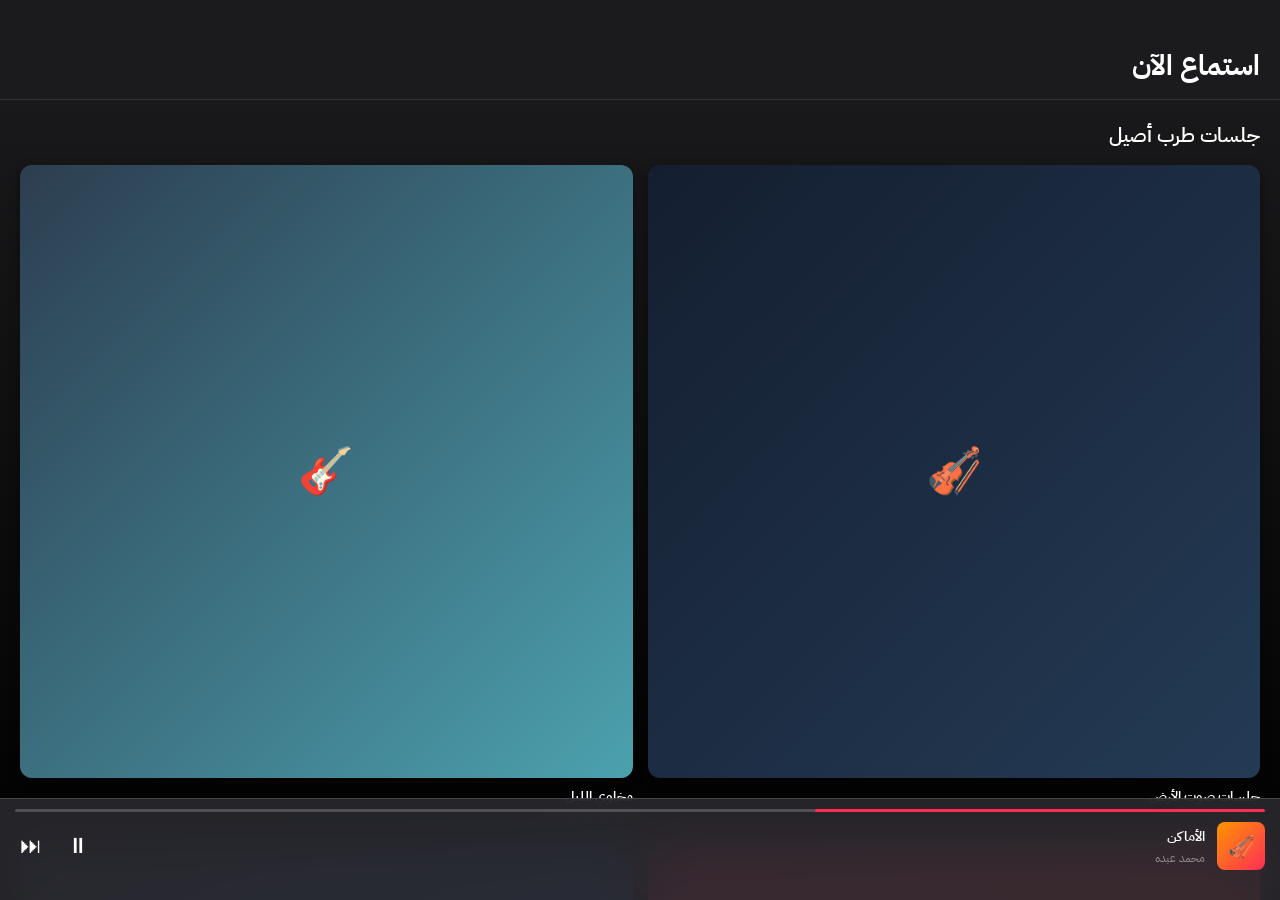
<file: apps/music.html>
<!DOCTYPE html>
<html lang="ar" dir="rtl">
<head>
    <meta charset="UTF-8">
    <meta name="viewport" content="width=device-width, initial-scale=1.0, user-scalable=no">
    <title>الموسيقى</title>
    <link href="https://fonts.googleapis.com/css2?family=IBM+Plex+Sans+Arabic:wght@300;400;500;600;700&display=swap" rel="stylesheet">
    <style>
        * { margin: 0; padding: 0; box-sizing: border-box; }
        
        html, body {
            font-family: -apple-system, 'IBM Plex Sans Arabic', sans-serif;
            height: 100%;
            background: linear-gradient(180deg, #1c1c1e 0%, #000000 100%);
            color: white;
            overflow: hidden;
        }

        .music-app {
            display: flex;
            flex-direction: column;
            height: 100%;
        }

        /* Header */
        .header {
            padding: 45px 20px 12px;
            display: flex;
            justify-content: space-between;
            align-items: center;
            background: rgba(28, 28, 30, 0.8);
            backdrop-filter: blur(20px);
            border-bottom: 0.5px solid rgba(255,255,255,0.1);
        }

        .header h1 { font-size: 28px; font-weight: 700; }

        /* Content */
        .content {
            flex: 1;
            overflow-y: auto;
            padding: 0 20px 130px;
        }

        .section-title {
            font-size: 20px;
            font-weight: 600;
            margin: 20px 0 15px;
            color: #fff;
        }

        /* Album Grid */
        .album-grid {
            display: grid;
            grid-template-columns: repeat(2, 1fr);
            gap: 15px;
        }

        .album-item {
            cursor: pointer;
        }

        .album-cover {
            width: 100%;
            aspect-ratio: 1;
            border-radius: 12px;
            background: linear-gradient(135deg, #1e3c72, #2a5298);
            display: flex;
            align-items: center;
            justify-content: center;
            font-size: 45px;
            margin-bottom: 8px;
            box-shadow: 0 4px 12px rgba(0,0,0,0.4);
        }

        .album-title {
            font-size: 14px;
            font-weight: 600;
            white-space: nowrap;
            overflow: hidden;
            text-overflow: ellipsis;
        }

        .album-artist {
            font-size: 13px;
            color: #8e8e93;
            margin-top: 2px;
        }

        /* Song List */
        .song-list {
            margin-top: 10px;
        }

        .song-item {
            display: flex;
            align-items: center;
            padding: 12px 0;
            border-bottom: 0.5px solid rgba(255,255,255,0.1);
            cursor: pointer;
        }

        .song-item:active {
            background: rgba(255,255,255,0.05);
        }

        .song-num {
            width: 30px;
            color: #8e8e93;
            font-size: 14px;
            text-align: center;
        }

        .song-info {
            flex: 1;
            min-width: 0;
            padding-left: 10px;
        }

        .song-title {
            font-size: 15px;
            font-weight: 500;
            margin-bottom: 2px;
            white-space: nowrap;
            overflow: hidden;
            text-overflow: ellipsis;
        }

        .song-artist {
            font-size: 13px;
            color: #8e8e93;
            white-space: nowrap;
            overflow: hidden;
            text-overflow: ellipsis;
        }

        .song-duration {
            color: #8e8e93;
            font-size: 14px;
        }

        .song-item.playing .song-title {
            color: #ff2d55;
        }

        .song-item.playing .song-num {
            color: #ff2d55;
        }

        /* Now Playing Bar */
        .now-playing {
            position: fixed;
            bottom: 0;
            left: 0;
            right: 0;
            background: rgba(40, 40, 45, 0.92);
            backdrop-filter: blur(25px);
            -webkit-backdrop-filter: blur(25px);
            padding: 10px 15px 30px;
            border-top: 0.5px solid rgba(255,255,255,0.15);
            cursor: pointer;
        }

        .now-playing-content {
            display: flex;
            align-items: center;
            gap: 12px;
        }

        .now-playing-cover {
            width: 48px;
            height: 48px;
            border-radius: 8px;
            background: linear-gradient(135deg, #ff9500, #ff2d55);
            display: flex;
            align-items: center;
            justify-content: center;
            font-size: 22px;
            flex-shrink: 0;
        }

        .now-playing-info {
            flex: 1;
            min-width: 0;
        }

        .now-playing-title {
            font-size: 14px;
            font-weight: 600;
            margin-bottom: 2px;
            white-space: nowrap;
            overflow: hidden;
            text-overflow: ellipsis;
        }

        .now-playing-artist {
            font-size: 12px;
            color: #8e8e93;
            white-space: nowrap;
            overflow: hidden;
            text-overflow: ellipsis;
        }

        .now-playing-controls {
            display: flex;
            gap: 15px;
        }

        .control-btn {
            background: none;
            border: none;
            color: white;
            font-size: 22px;
            cursor: pointer;
            padding: 5px;
        }

        /* Progress Bar */
        .progress-bar {
            height: 3px;
            background: rgba(255,255,255,0.2);
            border-radius: 2px;
            margin-bottom: 10px;
            overflow: hidden;
        }

        .progress-fill {
            height: 100%;
            background: #ff2d55;
            border-radius: 2px;
            width: 35%;
            transition: width 0.3s;
        }

        /* Full Player */
        .full-player {
            position: absolute;
            inset: 0;
            background: linear-gradient(180deg, #1c1c24 0%, #0a0a0f 100%);
            display: none;
            flex-direction: column;
            padding: 25px 20px;
            z-index: 100;
        }

        .full-player.active { display: flex; }

        .full-player-header {
            display: flex;
            justify-content: center;
            margin-bottom: 20px;
        }

        .btn-minimize {
            background: none;
            border: none;
            color: #8e8e93;
            font-size: 22px;
            cursor: pointer;
            padding: 5px 15px;
        }

        .full-cover {
            width: 100%;
            max-width: 270px;
            aspect-ratio: 1;
            margin: 10px auto 30px;
            border-radius: 16px;
            background: linear-gradient(135deg, #1e3c72, #2a5298);
            display: flex;
            align-items: center;
            justify-content: center;
            font-size: 90px;
            box-shadow: 0 20px 50px rgba(0,0,0,0.6);
        }

        .full-info {
            text-align: center;
            margin-bottom: 25px;
        }

        .full-title {
            font-size: 22px;
            font-weight: 700;
            margin-bottom: 6px;
        }

        .full-artist {
            font-size: 16px;
            color: #ff2d55;
        }

        .full-progress {
            margin: 15px 0;
        }

        .full-progress-bar {
            height: 5px;
            background: rgba(255,255,255,0.2);
            border-radius: 3px;
            overflow: hidden;
        }

        .full-progress-fill {
            height: 100%;
            background: white;
            border-radius: 3px;
            width: 35%;
        }

        .full-times {
            display: flex;
            justify-content: space-between;
            margin-top: 8px;
            font-size: 12px;
            color: #8e8e93;
        }

        .full-controls {
            display: flex;
            justify-content: center;
            align-items: center;
            gap: 40px;
            margin-top: 25px;
        }

        .full-controls .control-btn {
            font-size: 30px;
        }

        .btn-play-large {
            width: 75px;
            height: 75px;
            background: white;
            border-radius: 50%;
            display: flex;
            align-items: center;
            justify-content: center;
            font-size: 34px;
            color: #000;
            box-shadow: 0 5px 20px rgba(255,255,255,0.3);
        }
    </style>
</head>
<body>
    <div class="music-app">
        <div class="header">
            <h1>استماع الآن</h1>
        </div>

        <div class="content">
            <div class="section-title">جلسات طرب أصيل</div>
            <div class="album-grid">
                <div class="album-item">
                    <div class="album-cover" style="background: linear-gradient(135deg, #141e30, #243b55);">🎻</div>
                    <div class="album-title">جلسات صوت الأرض</div>
                    <div class="album-artist">محمد عبده</div>
                </div>
                <div class="album-item">
                    <div class="album-cover" style="background: linear-gradient(135deg, #2c3e50, #4ca1af);">🎸</div>
                    <div class="album-title">مخاوي الليل</div>
                    <div class="album-artist">خالد عبدالرحمن</div>
                </div>
                <div class="album-item">
                    <div class="album-cover" style="background: linear-gradient(135deg, #ff416c, #ff4b2b);">🎹</div>
                    <div class="album-title">روائع الفن السعودي</div>
                    <div class="album-artist">رابح صقر</div>
                </div>
                <div class="album-item">
                    <div class="album-cover" style="background: linear-gradient(135deg, #373b44, #4286f4);">🎤</div>
                    <div class="album-title">ليالي العنا</div>
                    <div class="album-artist">عبدالمجيد عبدالله</div>
                </div>
            </div>

            <div class="section-title">أبرز الأغاني</div>
            <div class="song-list" id="song-list">
                <div class="song-item playing" data-song="1">
                    <span class="song-num">♪</span>
                    <div class="song-info">
                        <div class="song-title">الأماكن</div>
                        <div class="song-artist">محمد عبده</div>
                    </div>
                    <span class="song-duration">٥:٤٢</span>
                </div>
                <div class="song-item" data-song="2">
                    <span class="song-num">٢</span>
                    <div class="song-info">
                        <div class="song-title">الذاهبة</div>
                        <div class="song-artist">خالد عبدالرحمن</div>
                    </div>
                    <span class="song-duration">٤:١٥</span>
                </div>
                <div class="song-item" data-song="3">
                    <span class="song-num">٣</span>
                    <div class="song-info">
                        <div class="song-title">سايق الخير</div>
                        <div class="song-artist">محمد عبده</div>
                    </div>
                    <span class="song-duration">٤:٥٠</span>
                </div>
                <div class="song-item" data-song="4">
                    <span class="song-num">٤</span>
                    <div class="song-info">
                        <div class="song-title">ياخو سعد</div>
                        <div class="song-artist">ابو نورة </div>
                    </div>
                    <span class="song-duration">٤:٣٠</span>
                </div>
                <div class="song-item" data-song="5">
                    <span class="song-num">٥</span>
                    <div class="song-info">
                        <div class="song-title">ابعاد كنك بعيد</div>
                        <div class="song-artist">محمد عبده</div>
                    </div>
                    <span class="song-duration">٦:١0</span>
                </div>
            </div>
        </div>

        <!-- Now Playing Bar -->
        <div class="now-playing" id="now-playing">
            <div class="progress-bar">
                <div class="progress-fill" id="progress-fill"></div>
            </div>
            <div class="now-playing-content">
                <div class="now-playing-cover">🎻</div>
                <div class="now-playing-info">
                    <div class="now-playing-title" id="np-title">الأماكن</div>
                    <div class="now-playing-artist" id="np-artist">محمد عبده</div>
                </div>
                <div class="now-playing-controls">
                    <button class="control-btn" id="btn-play">⏸</button>
                    <button class="control-btn" id="btn-next">⏭</button>
                </div>
            </div>
        </div>

        <!-- Full Player -->
        <div class="full-player" id="full-player">
            <div class="full-player-header">
                <button class="btn-minimize" id="btn-minimize">▼</button>
            </div>
            <div class="full-cover">🎻</div>
            <div class="full-info">
                <div class="full-title" id="full-title">الأماكن</div>
                <div class="full-artist" id="full-artist">محمد عبده</div>
            </div>
            <div class="full-progress">
                <div class="full-progress-bar">
                    <div class="full-progress-fill" id="full-progress-fill"></div>
                </div>
                <div class="full-times">
                    <span id="time-current">٢:١٥</span>
                    <span id="time-total">٥:٤٢</span>
                </div>
            </div>
            <div class="full-controls">
                <button class="control-btn">⏮</button>
                <button class="control-btn btn-play-large" id="btn-play-full">⏸</button>
                <button class="control-btn">⏭</button>
            </div>
        </div>
    </div>

    <script>
        let isPlaying = true;
        let progress = 35;

        const btnPlay = document.getElementById('btn-play');
        const btnPlayFull = document.getElementById('btn-play-full');
        const progressFill = document.getElementById('progress-fill');
        const fullProgressFill = document.getElementById('full-progress-fill');
        const fullPlayer = document.getElementById('full-player');
        const nowPlaying = document.getElementById('now-playing');

        function togglePlay() {
            isPlaying = !isPlaying;
            btnPlay.textContent = isPlaying ? '⏸' : '▶️';
            btnPlayFull.textContent = isPlaying ? '⏸' : '▶️';
        }

        btnPlay.addEventListener('click', (e) => {
            e.stopPropagation();
            togglePlay();
        });

        btnPlayFull.addEventListener('click', togglePlay);

        nowPlaying.addEventListener('click', () => {
            fullPlayer.classList.add('active');
        });

        document.getElementById('btn-minimize').addEventListener('click', () => {
            fullPlayer.classList.remove('active');
        });

        // Song selection
        document.querySelectorAll('.song-item').forEach(item => {
            item.addEventListener('click', () => {
                document.querySelectorAll('.song-item').forEach(s => s.classList.remove('playing'));
                item.classList.add('playing');
                const num = item.querySelector('.song-num');
                document.querySelectorAll('.song-num').forEach((n, i) => {
                    n.textContent = (i + 1).toLocaleString('ar-SA');
                });
                num.textContent = '♪';
                
                const title = item.querySelector('.song-title').textContent;
                const artist = item.querySelector('.song-artist').textContent;
                document.getElementById('np-title').textContent = title;
                document.getElementById('np-artist').textContent = artist;
                document.getElementById('full-title').textContent = title;
                document.getElementById('full-artist').textContent = artist;
                
                isPlaying = true;
                btnPlay.textContent = '⏸';
                btnPlayFull.textContent = '⏸';
            });
        });

        // Simulate progress
        setInterval(() => {
            if (isPlaying) {
                progress = (progress + 0.5) % 100;
                progressFill.style.width = progress + '%';
                fullProgressFill.style.width = progress + '%';
            }
        }, 500);
    </script>
</body>
</html>
</file>
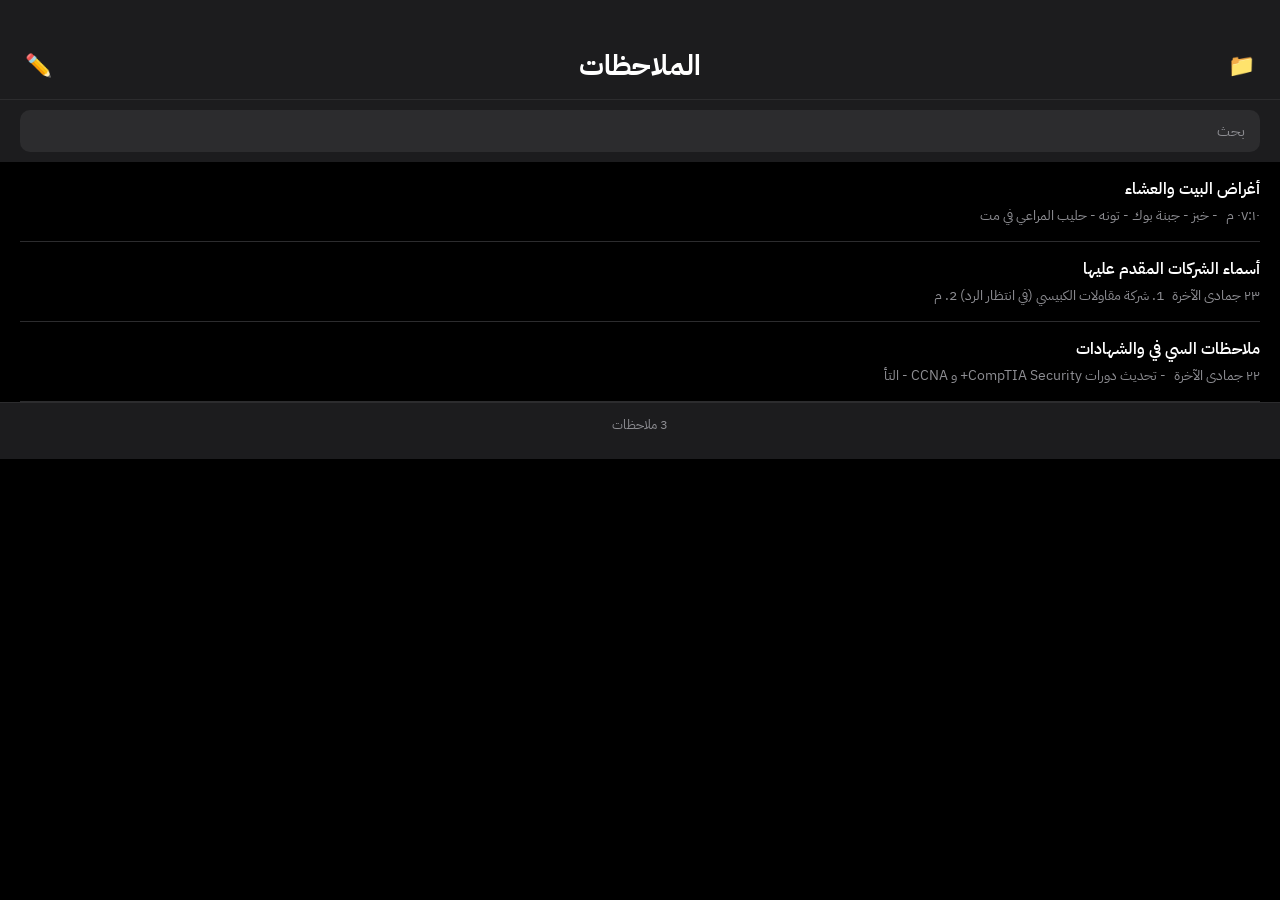
<file: apps/notes.html>
<!DOCTYPE html>
<html lang="ar" dir="rtl">
<head>
    <meta charset="UTF-8">
    <meta name="viewport" content="width=device-width, initial-scale=1.0, user-scalable=no">
    <title>الملاحظات</title>
    <link href="https://fonts.googleapis.com/css2?family=IBM+Plex+Sans+Arabic:wght@300;400;500;600;700&display=swap" rel="stylesheet">
    <style>
        * { margin: 0; padding: 0; box-sizing: border-box; }
        
        html, body {
            font-family: -apple-system, 'IBM Plex Sans Arabic', sans-serif;
            height: 100%;
            background: #000;
            color: white;
            overflow: hidden;
        }

        .notes-app {
            display: flex;
            flex-direction: column;
            height: 100%;
        }

        /* Header */
        .header {
            padding: 45px 20px 12px;
            display: flex;
            justify-content: space-between;
            align-items: center;
            background: #1c1c1e;
            border-bottom: 0.5px solid #2c2c2e;
        }

        .header h1 { font-size: 28px; font-weight: 700; }

        .header-btn {
            background: none;
            border: none;
            color: #ff9f0a;
            font-size: 22px;
            cursor: pointer;
            padding: 5px;
        }

        /* Search */
        .search-bar {
            padding: 10px 20px;
            background: #1c1c1e;
        }

        .search-input {
            width: 100%;
            padding: 10px 15px;
            background: #2c2c2e;
            border: none;
            border-radius: 10px;
            color: white;
            font-size: 15px;
            font-family: inherit;
        }

        .search-input::placeholder { color: #8e8e93; }

        /* Notes List */
        .notes-list {
            flex: 1;
            overflow-y: auto;
            padding: 0 20px;
            background: #000;
        }

        .note-item {
            padding: 15px 0;
            border-bottom: 0.5px solid #2c2c2e;
            cursor: pointer;
        }

        .note-item:active { background: #1c1c1e; }

        .note-title {
            font-size: 16px;
            font-weight: 600;
            margin-bottom: 4px;
            color: #fff;
        }

        .note-preview {
            font-size: 14px;
            color: #8e8e93;
            white-space: nowrap;
            overflow: hidden;
            text-overflow: ellipsis;
            display: flex;
            gap: 8px;
        }

        .note-date {
            font-size: 14px;
            color: #8e8e93;
            flex-shrink: 0;
        }

        /* Editor View */
        .editor-view {
            position: absolute;
            top: 0;
            left: 0;
            right: 0;
            bottom: 0;
            background: #000;
            display: none;
            flex-direction: column;
            z-index: 100;
        }

        .editor-view.active { display: flex; }

        .editor-header {
            padding: 45px 20px 12px;
            display: flex;
            justify-content: space-between;
            align-items: center;
            background: #1c1c1e;
            border-bottom: 0.5px solid #2c2c2e;
        }

        .btn-back {
            background: none;
            border: none;
            color: #ff9f0a;
            font-size: 16px;
            font-weight: 500;
            cursor: pointer;
            display: flex;
            align-items: center;
            gap: 4px;
            font-family: inherit;
        }

        .editor-actions {
            display: flex;
            gap: 20px;
        }

        .editor-actions button {
            background: none;
            border: none;
            color: #ff9f0a;
            font-size: 20px;
            cursor: pointer;
        }

        .editor-content {
            flex: 1;
            padding: 20px;
            overflow-y: auto;
        }

        .editor-title {
            width: 100%;
            background: transparent;
            border: none;
            color: white;
            font-size: 22px;
            font-weight: 700;
            margin-bottom: 15px;
            outline: none;
            font-family: inherit;
        }

        .editor-body {
            width: 100%;
            height: calc(100% - 50px);
            background: transparent;
            border: none;
            color: white;
            font-size: 15px;
            line-height: 1.6;
            resize: none;
            outline: none;
            font-family: inherit;
        }

        /* Toolbar */
        .toolbar {
            display: flex;
            justify-content: space-around;
            padding: 12px;
            background: #1c1c1e;
            border-top: 0.5px solid #2c2c2e;
        }

        .toolbar button {
            background: none;
            border: none;
            color: #ff9f0a;
            font-size: 20px;
            cursor: pointer;
            padding: 6px 12px;
        }

        /* Empty State */
        .empty-state {
            text-align: center;
            padding: 50px 20px;
            color: #8e8e93;
        }

        .empty-state span {
            font-size: 50px;
            display: block;
            margin-bottom: 15px;
        }

        /* Footer */
        .footer {
            padding: 12px 20px 25px;
            text-align: center;
            color: #8e8e93;
            font-size: 13px;
            background: #1c1c1e;
            border-top: 0.5px solid #2c2c2e;
        }
    </style>
</head>
<body>
    <div class="notes-app">
        <!-- Notes List View -->
        <div class="list-view" id="list-view">
            <div class="header">
                <button class="header-btn">📁</button>
                <h1>الملاحظات</h1>
                <button class="header-btn" id="btn-new">✏️</button>
            </div>

            <div class="search-bar">
                <input type="text" class="search-input" placeholder="بحث" id="search-input">
            </div>

            <div class="notes-list" id="notes-list">
                <!-- Notes will be rendered here -->
            </div>

            <div class="footer" id="footer">0 ملاحظات</div>
        </div>

        <!-- Editor View -->
        <div class="editor-view" id="editor-view">
            <div class="editor-header">
                <button class="btn-back" id="btn-back">‹ الملاحظات</button>
                <div class="editor-actions">
                    <button id="btn-share">📤</button>
                    <button id="btn-delete">🗑️</button>
                </div>
            </div>

            <div class="editor-content">
                <input type="text" class="editor-title" placeholder="العنوان" id="note-title">
                <textarea class="editor-body" placeholder="اكتب ملاحظتك هنا..." id="note-body"></textarea>
            </div>

            <div class="toolbar">
                <button>📎</button>
                <button>📷</button>
                <button>✅</button>
                <button>Aa</button>
            </div>
        </div>
    </div>

    <script>
        let notes = JSON.parse(localStorage.getItem('ios-notes-sa') || '[]');
        let currentNoteId = null;

        const listView = document.getElementById('list-view');
        const editorView = document.getElementById('editor-view');
        const notesList = document.getElementById('notes-list');
        const footer = document.getElementById('footer');
        const noteTitle = document.getElementById('note-title');
        const noteBody = document.getElementById('note-body');
        const searchInput = document.getElementById('search-input');

        function saveNotes() {
            localStorage.setItem('ios-notes-sa', JSON.stringify(notes));
        }

        function formatDate(date) {
            const d = new Date(date);
            const now = new Date();
            if (d.toDateString() === now.toDateString()) {
                return d.toLocaleTimeString('ar-SA', { hour: '2-digit', minute: '2-digit' });
            }
            return d.toLocaleDateString('ar-SA', { month: 'short', day: 'numeric' });
        }

        function renderNotes(filter = '') {
            const filtered = notes.filter(n => 
                n.title.toLowerCase().includes(filter.toLowerCase()) ||
                n.body.toLowerCase().includes(filter.toLowerCase())
            );

            if (filtered.length === 0) {
                notesList.innerHTML = `
                    <div class="empty-state">
                        <span>📝</span>
                        <p>${filter ? 'لا توجد نتائج مطابقة' : 'لا توجد ملاحظات بعد'}</p>
                        <p>اضغط على ✏️ لإنشاء ملاحظة جديدة</p>
                    </div>
                `;
            } else {
                notesList.innerHTML = filtered.map(note => `
                    <div class="note-item" data-id="${note.id}">
                        <div class="note-title">${note.title || 'ملاحظة جديدة'}</div>
                        <div class="note-preview">
                            <span class="note-date">${formatDate(note.updated)}</span>
                            <span>${note.body.substring(0, 45) || 'بدون نص إضافي'}</span>
                        </div>
                    </div>
                `).join('');

                notesList.querySelectorAll('.note-item').forEach(item => {
                    item.addEventListener('click', () => openNote(item.dataset.id));
                });
            }

            footer.textContent = `${notes.length} ${notes.length === 1 ? 'ملاحظة' : 'ملاحظات'}`;
        }

        function openNote(id) {
            const note = notes.find(n => n.id === id);
            if (note) {
                currentNoteId = id;
                noteTitle.value = note.title;
                noteBody.value = note.body;
            } else {
                currentNoteId = Date.now().toString();
                noteTitle.value = '';
                noteBody.value = '';
            }
            listView.style.display = 'none';
            editorView.classList.add('active');
            noteTitle.focus();
        }

        function closeEditor() {
            if (noteTitle.value || noteBody.value) {
                const existingIndex = notes.findIndex(n => n.id === currentNoteId);
                const noteData = {
                    id: currentNoteId,
                    title: noteTitle.value,
                    body: noteBody.value,
                    updated: Date.now()
                };

                if (existingIndex >= 0) {
                    notes[existingIndex] = noteData;
                } else {
                    notes.unshift(noteData);
                }
                saveNotes();
            }

            listView.style.display = 'block';
            editorView.classList.remove('active');
            currentNoteId = null;
            renderNotes();
        }

        function deleteNote() {
            if (currentNoteId && confirm('هل تريد حذف هذه الملاحظة؟')) {
                notes = notes.filter(n => n.id !== currentNoteId);
                saveNotes();
                closeEditor();
            }
        }

        // Event Listeners
        document.getElementById('btn-new').addEventListener('click', () => openNote(null));
        document.getElementById('btn-back').addEventListener('click', closeEditor);
        document.getElementById('btn-delete').addEventListener('click', deleteNote);
        searchInput.addEventListener('input', (e) => renderNotes(e.target.value));

        // Initial sample notes tailored to job hunting & daily life in KSA
        if (notes.length === 0) {
            notes = [
                { id: '1', title: 'أغراض البيت والعشاء', body: '- خبز\n- جبنة بوك\n- تونه\n- حليب المراعي\n\nفي متاهات الأفكار.. وكثرة الأوهام\nانقضى صبري والمزاج اختلف وضعه', updated: Date.now() },
                { id: '2', title: 'أسماء الشركات المقدم عليها', body: '1. شركة مقاولات الكبيسي (في انتظار الرد)\n2. مؤسسة التقنية المتقدمة (تم إرسال السي في)\n3. شركة درع الحراسة (رفض / شفتات 12 ساعة)', updated: Date.now() - 86400000 },
                { id: '3', title: 'ملاحظات السي في والشهادات', body: '- تحديث دورات CompTIA Security+ و CCNA\n- التأكد من إرفاق ملف PDF باسم صحيح\n- التواصل مع الـ HR مباشرة عبر لينكد إن', updated: Date.now() - 172800000 }
            ];
            saveNotes();
        }

        renderNotes();
    </script>
</body>
</html>
</file>
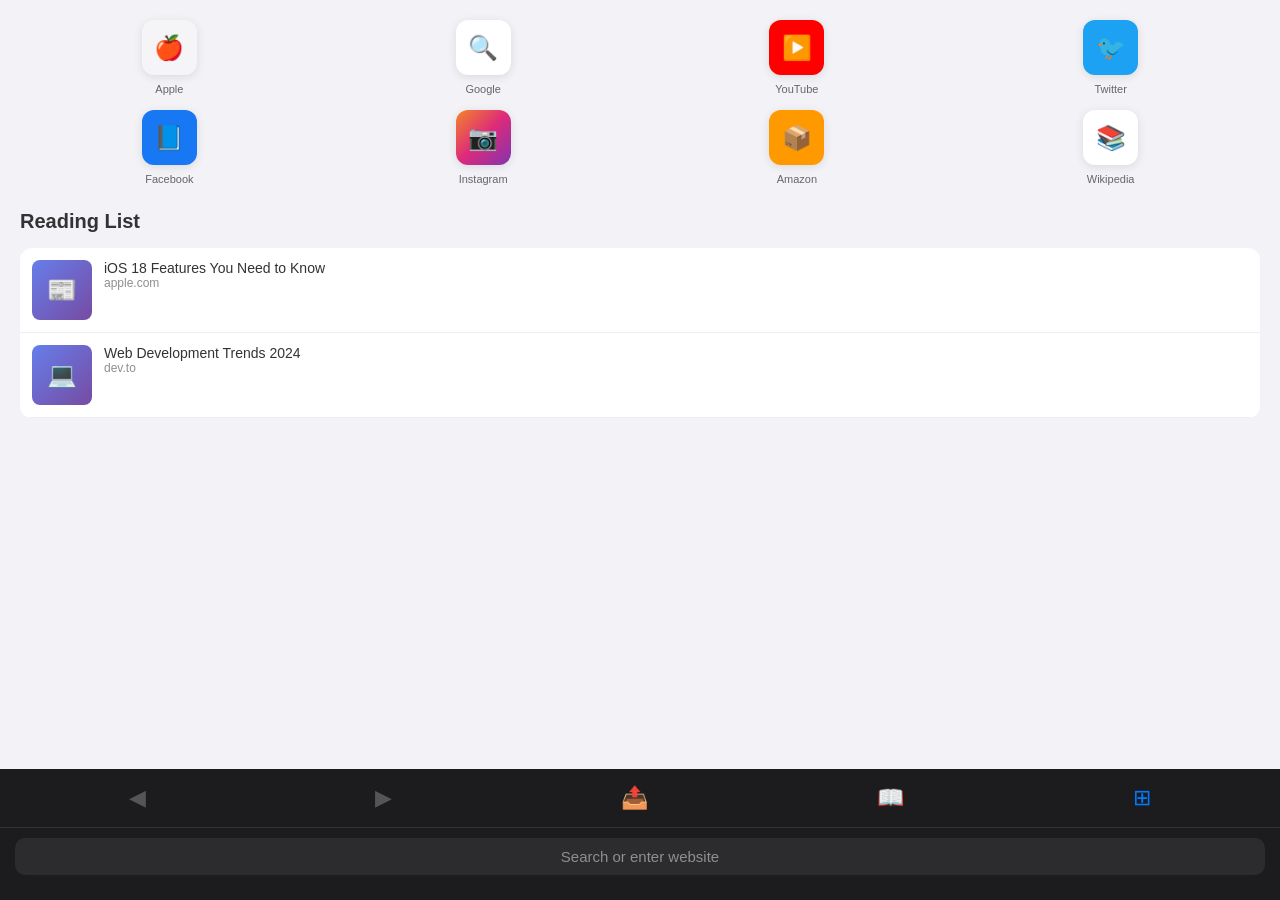
<file: apps/safari.html>
<!DOCTYPE html>
<html lang="en">
<head>
    <meta charset="UTF-8">
    <meta name="viewport" content="width=device-width, initial-scale=1.0, user-scalable=no">
    <title>Safari</title>
    <style>
        * { margin: 0; padding: 0; box-sizing: border-box; }
        
        html, body {
            font-family: -apple-system, sans-serif;
            height: 100%;
            background: #000;
            color: white;
            overflow: hidden;
        }

        .safari-app {
            display: flex;
            flex-direction: column;
            height: 100%;
        }

        /* Content */
        .browser-content {
            flex: 1;
            background: white;
            overflow-y: auto;
            color: #333;
        }

        /* Start Page */
        .start-page {
            padding: 20px;
            background: #f2f2f7;
            min-height: 100%;
        }

        .favorites-grid {
            display: grid;
            grid-template-columns: repeat(4, 1fr);
            gap: 15px;
            margin-bottom: 25px;
        }

        .favorite-item {
            text-align: center;
            cursor: pointer;
        }

        .favorite-icon {
            width: 55px;
            height: 55px;
            margin: 0 auto 8px;
            border-radius: 12px;
            display: flex;
            align-items: center;
            justify-content: center;
            font-size: 24px;
            box-shadow: 0 2px 10px rgba(0,0,0,0.1);
        }

        .favorite-name {
            font-size: 11px;
            color: #666;
        }

        .section-title {
            font-size: 20px;
            font-weight: 600;
            margin: 20px 0 15px;
            color: #333;
        }

        .reading-list {
            background: white;
            border-radius: 12px;
            overflow: hidden;
        }

        .reading-item {
            display: flex;
            gap: 12px;
            padding: 12px;
            border-bottom: 1px solid #eee;
        }

        .reading-thumb {
            width: 60px;
            height: 60px;
            border-radius: 8px;
            background: linear-gradient(135deg, #667eea, #764ba2);
            display: flex;
            align-items: center;
            justify-content: center;
            font-size: 24px;
            flex-shrink: 0;
        }

        .reading-info { flex: 1; }
        .reading-title { font-size: 14px; font-weight: 500; color: #333; }
        .reading-url { font-size: 12px; color: #8e8e93; }

        /* Address Bar */
        .address-bar {
            display: flex;
            gap: 10px;
            padding: 10px 15px 25px;
            background: #1c1c1e;
            border-top: 1px solid #333;
        }

        .url-input {
            flex: 1;
            background: #2c2c2e;
            border: none;
            border-radius: 10px;
            padding: 10px 15px;
            color: white;
            font-size: 15px;
            text-align: center;
        }

        .url-input::placeholder { color: #8e8e93; }

        /* Toolbar */
        .toolbar {
            display: flex;
            justify-content: space-around;
            padding: 8px 15px;
            background: #1c1c1e;
        }

        .toolbar-btn {
            background: none;
            border: none;
            color: #007aff;
            font-size: 22px;
            cursor: pointer;
            padding: 8px;
        }

        .toolbar-btn:disabled {
            color: #555;
        }

        /* Web View */
        .web-view {
            display: none;
            flex: 1;
            background: white;
        }

        .web-view.active {
            display: flex;
            flex-direction: column;
        }

        .web-content {
            flex: 1;
            padding: 20px;
            color: #333;
        }

        .web-content h1 {
            font-size: 24px;
            margin-bottom: 15px;
        }

        .web-content p {
            font-size: 14px;
            line-height: 1.6;
            margin-bottom: 10px;
        }
    </style>
</head>
<body>
    <div class="safari-app">
        <!-- Start Page -->
        <div class="browser-content" id="start-page">
            <div class="start-page">
                <div class="favorites-grid">
                    <div class="favorite-item" data-url="apple">
                        <div class="favorite-icon" style="background: #f5f5f7;">🍎</div>
                        <div class="favorite-name">Apple</div>
                    </div>
                    <div class="favorite-item" data-url="google">
                        <div class="favorite-icon" style="background: white;">🔍</div>
                        <div class="favorite-name">Google</div>
                    </div>
                    <div class="favorite-item" data-url="youtube">
                        <div class="favorite-icon" style="background: #ff0000;">▶️</div>
                        <div class="favorite-name">YouTube</div>
                    </div>
                    <div class="favorite-item" data-url="twitter">
                        <div class="favorite-icon" style="background: #1da1f2;">🐦</div>
                        <div class="favorite-name">Twitter</div>
                    </div>
                    <div class="favorite-item" data-url="facebook">
                        <div class="favorite-icon" style="background: #1877f2;">📘</div>
                        <div class="favorite-name">Facebook</div>
                    </div>
                    <div class="favorite-item" data-url="instagram">
                        <div class="favorite-icon" style="background: linear-gradient(135deg, #f58529, #dd2a7b, #8134af);">📷</div>
                        <div class="favorite-name">Instagram</div>
                    </div>
                    <div class="favorite-item" data-url="amazon">
                        <div class="favorite-icon" style="background: #ff9900;">📦</div>
                        <div class="favorite-name">Amazon</div>
                    </div>
                    <div class="favorite-item" data-url="wikipedia">
                        <div class="favorite-icon" style="background: white;">📚</div>
                        <div class="favorite-name">Wikipedia</div>
                    </div>
                </div>

                <div class="section-title">Reading List</div>
                <div class="reading-list">
                    <div class="reading-item">
                        <div class="reading-thumb">📰</div>
                        <div class="reading-info">
                            <div class="reading-title">iOS 18 Features You Need to Know</div>
                            <div class="reading-url">apple.com</div>
                        </div>
                    </div>
                    <div class="reading-item">
                        <div class="reading-thumb">💻</div>
                        <div class="reading-info">
                            <div class="reading-title">Web Development Trends 2024</div>
                            <div class="reading-url">dev.to</div>
                        </div>
                    </div>
                </div>
            </div>
        </div>

        <!-- Web View -->
        <div class="web-view" id="web-view">
            <div class="web-content" id="web-content">
                <h1>Welcome</h1>
                <p>This is a simulated web page.</p>
            </div>
        </div>

        <div class="toolbar">
            <button class="toolbar-btn" id="btn-back" disabled>◀</button>
            <button class="toolbar-btn" id="btn-forward" disabled>▶</button>
            <button class="toolbar-btn">📤</button>
            <button class="toolbar-btn">📖</button>
            <button class="toolbar-btn">⊞</button>
        </div>

        <div class="address-bar">
            <input type="text" class="url-input" id="url-input" placeholder="Search or enter website">
        </div>
    </div>

    <script>
        const startPage = document.getElementById('start-page');
        const webView = document.getElementById('web-view');
        const webContent = document.getElementById('web-content');
        const urlInput = document.getElementById('url-input');
        const btnBack = document.getElementById('btn-back');

        const pages = {
            apple: {
                title: 'Apple',
                content: '<h1>🍎 Apple</h1><p>Think Different. Explore our latest products including iPhone, iPad, Mac, and more.</p><p>The future is here with Apple Intelligence.</p>'
            },
            google: {
                title: 'Google',
                content: '<h1>🔍 Google</h1><p>Search the world\'s information, including webpages, images, videos and more.</p><p>Google has many special features to help you find exactly what you\'re looking for.</p>'
            },
            youtube: {
                title: 'YouTube',
                content: '<h1>▶️ YouTube</h1><p>Enjoy the videos and music you love, upload original content, and share it all with friends, family, and the world on YouTube.</p>'
            },
            twitter: {
                title: 'X (Twitter)',
                content: '<h1>🐦 X</h1><p>See what\'s happening in the world right now. Join the conversation.</p>'
            },
            facebook: {
                title: 'Facebook',
                content: '<h1>📘 Facebook</h1><p>Connect with friends and the world around you on Facebook.</p>'
            },
            instagram: {
                title: 'Instagram',
                content: '<h1>📷 Instagram</h1><p>Create and share photos and videos with friends and followers.</p>'
            },
            amazon: {
                title: 'Amazon',
                content: '<h1>📦 Amazon</h1><p>Shop millions of products. Free shipping with Prime.</p>'
            },
            wikipedia: {
                title: 'Wikipedia',
                content: '<h1>📚 Wikipedia</h1><p>The free encyclopedia that anyone can edit. Millions of articles in hundreds of languages.</p>'
            }
        };

        function loadPage(key) {
            const page = pages[key];
            if (page) {
                webContent.innerHTML = page.content;
                urlInput.value = key + '.com';
                startPage.style.display = 'none';
                webView.classList.add('active');
                btnBack.disabled = false;
            }
        }

        document.querySelectorAll('.favorite-item').forEach(item => {
            item.addEventListener('click', () => {
                loadPage(item.dataset.url);
            });
        });

        btnBack.addEventListener('click', () => {
            startPage.style.display = 'block';
            webView.classList.remove('active');
            urlInput.value = '';
            btnBack.disabled = true;
        });

        urlInput.addEventListener('keypress', (e) => {
            if (e.key === 'Enter') {
                const url = urlInput.value.toLowerCase().replace('.com', '').replace('www.', '');
                if (pages[url]) {
                    loadPage(url);
                } else {
                    webContent.innerHTML = `<h1>🌐 ${urlInput.value}</h1><p>Page loaded (simulated)</p>`;
                    startPage.style.display = 'none';
                    webView.classList.add('active');
                    btnBack.disabled = false;
                }
            }
        });
    </script>
</body>
</html>
</file>
<file: simulator.css>
/* ============================================
   iOS Simulator - Professional iPhone Experience
   ============================================ */

/* CSS Variables */
:root {
    --iphone-width: 390px;
    --iphone-height: 844px;
    --iphone-radius: 55px;
    --screen-radius: 48px;
    --notch-width: 125px;
    --notch-height: 35px;

    /* Colors */
    --glass-bg: rgba(255, 255, 255, 0.15);
    --glass-border: rgba(255, 255, 255, 0.2);
    --text-primary: #ffffff;
    --text-secondary: rgba(255, 255, 255, 0.7);
    --accent-blue: #007AFF;
    --accent-green: #30D158;
    --accent-orange: #FF9500;
    --accent-red: #FF3B30;

    --font-family: -apple-system, BlinkMacSystemFont, 'SF Arabic', 'SF Pro Display', 'IBM Plex Sans Arabic', 'Inter', sans-serif;
}

/* Reset */
*,
*::before,
*::after {
    margin: 0;
    padding: 0;
    box-sizing: border-box;
}

html, body {
    width: 100%;
    height: 100%;
    height: 100dvh; /* يتوافق مع شريط متصفح الجوال العلوي والسفلي بدقة */
    overflow: hidden;
    position: fixed;
    top: 0;
    left: 0;
    overscroll-behavior: none;
    -webkit-overflow-scrolling: touch;
}

body {
    font-family: var(--font-family);
    display: flex;
    flex-direction: column;
    align-items: center;
    justify-content: center;
    background: linear-gradient(135deg, #0a0a1a 0%, #1a1a2e 30%, #16213e 60%, #0f0f23 100%);
    color: var(--text-primary);
    padding: 20px;
    gap: 15px;
    user-select: none;
}

/* Background (للشاشات الكبيرة فقط) */
.background-container {
    position: fixed;
    top: 0; left: 0;
    width: 100%; height: 100%;
    overflow: hidden;
    z-index: -1;
    pointer-events: none;
}

.gradient-orb {
    position: absolute;
    border-radius: 50%;
    filter: blur(100px);
    opacity: 0.4;
    animation: float 25s ease-in-out infinite;
}

.orb-1 { width: 500px; height: 500px; background: linear-gradient(135deg, #667eea 0%, #764ba2 100%); top: -150px; left: -150px; }
.orb-2 { width: 400px; height: 400px; background: linear-gradient(135deg, #f093fb 0%, #f5576c 100%); bottom: -100px; right: -100px; animation-delay: -8s; }
.orb-3 { width: 350px; height: 350px; background: linear-gradient(135deg, #4facfe 0%, #00f2fe 100%); top: 40%; left: 60%; animation-delay: -16s; }

.stars {
    position: absolute;
    width: 100%; height: 100%;
    background-image:
        radial-gradient(2px 2px at 20px 30px, white, transparent),
        radial-gradient(2px 2px at 40px 70px, white, transparent),
        radial-gradient(1px 1px at 90px 40px, white, transparent),
        radial-gradient(2px 2px at 160px 120px, white, transparent);
    background-repeat: repeat;
    background-size: 550px 200px;
    animation: twinkle 5s ease-in-out infinite;
    opacity: 0.5;
}

@keyframes float {
    0%, 100% { transform: translate(0, 0) scale(1); }
    50% { transform: translate(-30px, 30px) scale(0.95); }
}

@keyframes twinkle {
    0%, 100% { opacity: 0.3; }
    50% { opacity: 0.6; }
}

/* Page Title */
.page-title {
    text-align: center;
}

.page-title h1 {
    font-size: 28px;
    font-weight: 700;
    background: linear-gradient(135deg, #fff 0%, #a8c0ff 50%, #3f87ff 100%);
    -webkit-background-clip: text;
    -webkit-text-fill-color: transparent;
    background-clip: text;
    margin-bottom: 4px;
}

.page-title p {
    font-size: 14px;
    color: var(--text-secondary);
}

/* Simulator Container */
.simulator-container {
    display: flex;
    align-items: center;
    justify-content: center;
}

/* iPhone Frame (يظهر فقط على الكمبيوتر/الآيباد) */
.iphone-frame {
    position: relative;
    width: var(--iphone-width);
    height: min(844px, 88dvh);
    background: linear-gradient(145deg, #3a3a3a 0%, #2a2a2a 20%, #1a1a1a 50%, #0a0a0a 100%);
    border-radius: var(--iphone-radius);
    padding: 14px;
    box-shadow:
        0 0 0 1px rgba(255, 255, 255, 0.15),
        0 0 0 3px rgba(0, 0, 0, 0.3),
        0 30px 80px rgba(0, 0, 0, 0.6),
        inset 0 1px 2px rgba(255, 255, 255, 0.15);
}

/* Side Buttons */
.side-button {
    position: absolute;
    background: linear-gradient(180deg, #4a4a4a 0%, #2a2a2a 50%, #1a1a1a 100%);
    border-radius: 3px;
}

.silent-switch { width: 4px; height: 25px; left: -4px; top: 100px; }
.volume-up { width: 4px; height: 40px; left: -4px; top: 160px; }
.volume-down { width: 4px; height: 40px; left: -4px; top: 215px; }
.power { width: 4px; height: 90px; right: -4px; top: 190px; }

/* Dynamic Island */
.dynamic-island {
    position: absolute;
    top: 20px;
    left: 50%;
    transform: translateX(-50%);
    width: var(--notch-width);
    height: var(--notch-height);
    background: #000;
    border-radius: 24px;
    z-index: 100;
    overflow: hidden;
    transition: all 0.4s cubic-bezier(0.4, 0, 0.2, 1);
    box-shadow: inset 0 0 15px rgba(0, 0, 0, 0.8);
}

.dynamic-island.expanded {
    width: 280px;
    height: 90px;
    border-radius: 40px;
}

.island-content {
    display: flex;
    align-items: center;
    justify-content: flex-end;
    height: 100%;
    padding: 0 16px;
    gap: 12px;
}

.island-camera {
    width: 14px; height: 14px;
    background: radial-gradient(circle at 35% 35%, #2a2a4a, #000);
    border-radius: 50%;
}

.island-indicator {
    width: 8px; height: 8px;
    background: var(--accent-green);
    border-radius: 50%;
    opacity: 0;
    transition: opacity 0.3s ease;
}

.island-indicator.active {
    opacity: 1;
    animation: pulse 2s infinite;
}

@keyframes pulse {
    0%, 100% { opacity: 1; }
    50% { opacity: 0.5; }
}

/* Screen */
.screen {
    width: 100%;
    height: 100%;
    border-radius: var(--screen-radius);
    overflow: hidden;
    position: relative;
    background: #000;
}

/* ============= LOCK SCREEN ============= */
.lock-screen {
    position: absolute;
    inset: 0;
    background:
        linear-gradient(180deg, rgba(0, 0, 0, 0.3) 0%, rgba(0, 0, 0, 0.1) 30%, rgba(0, 0, 0, 0.4) 100%),
        linear-gradient(135deg, #1a1a3e 0%, #2d1b4e 30%, #1e3a5f 60%, #0d1b2a 100%);
    display: flex;
    flex-direction: column;
    padding: 60px 25px 30px;
    z-index: 50;
    transition: transform 0.5s cubic-bezier(0.4, 0, 0.2, 1), opacity 0.5s ease;
}

.lock-screen.unlocking {
    transform: scale(1.1);
    opacity: 0;
}

.lock-status-bar {
    text-align: center;
    margin-bottom: auto;
}

.lock-time {
    font-size: 82px;
    font-weight: 300;
    letter-spacing: -4px;
    line-height: 1;
    margin-bottom: 5px;
    direction: ltr;
    unicode-bidi: isolate;
}

.lock-date {
    font-size: 19px;
    font-weight: 400;
    color: var(--text-secondary);
    direction: rtl;
}

.lock-bottom {
    display: flex;
    justify-content: space-between;
    align-items: flex-end;
    direction: ltr;
}

.flashlight-btn,
.camera-btn {
    width: 48px; height: 48px;
    background: rgba(255, 255, 255, 0.2);
    backdrop-filter: blur(10px);
    border-radius: 50%;
    display: flex;
    align-items: center;
    justify-content: center;
    cursor: pointer;
}

.flashlight-btn svg,
.camera-btn svg {
    width: 22px; height: 22px;
    fill: white;
}

.swipe-indicator {
    text-align: center;
}

.swipe-indicator span {
    font-size: 13px;
    color: var(--text-secondary);
    display: block;
    margin-bottom: 10px;
    direction: rtl;
}

/* ============= HOME SCREEN ============= */
.home-screen {
    position: absolute;
    inset: 0;
    display: flex;
    flex-direction: column;
}

/* Status Bar */
.status-bar {
    display: flex;
    justify-content: space-between;
    align-items: center;
    padding: 16px 28px 10px;
    height: 54px;
    position: relative;
    z-index: 50;
    direction: ltr;
}

.status-left .time {
    font-size: 16px;
    font-weight: 600;
}

.status-right {
    display: flex;
    align-items: center;
    gap: 7px;
}

.signal-bars {
    display: flex;
    align-items: flex-end;
    gap: 2px;
    height: 13px;
}

.signal-bars .bar { width: 3px; background: white; border-radius: 1px; }
.signal-bars .bar:nth-child(1) { height: 4px; }
.signal-bars .bar:nth-child(2) { height: 7px; }
.signal-bars .bar:nth-child(3) { height: 9px; }
.signal-bars .bar:nth-child(4) { height: 12px; }

.wifi-icon { width: 17px; height: 17px; }
.wifi-icon svg { width: 100%; height: 100%; }

.battery {
    width: 27px; height: 13px;
    border: 1.5px solid white;
    border-radius: 4px;
    padding: 2px;
    position: relative;
}

.battery::after {
    content: '';
    position: absolute;
    right: -5px; top: 50%;
    transform: translateY(-50%);
    width: 2.5px; height: 6px;
    background: white;
    border-radius: 0 2px 2px 0;
}

.battery-level {
    width: 100%; height: 100%;
    background: var(--accent-green);
    border-radius: 2px;
}

/* Wallpaper */
.wallpaper {
    position: absolute;
    inset: 0;
    background:
        linear-gradient(180deg, rgba(0, 0, 0, 0) 0%, rgba(0, 0, 0, 0.3) 100%),
        linear-gradient(135deg, #1a1a3e 0%, #2d1b4e 20%, #4a2c6a 40%, #1e3a5f 60%, #0d1b2a 80%, #1a1a2e 100%);
    z-index: 0;
}

/* App Grid */
.app-grid {
    flex: 1;
    padding: 15px 22px;
    z-index: 10;
    overflow: hidden;
}

.app-page {
    display: grid;
    grid-template-columns: repeat(4, 1fr);
    gap: 18px 14px;
    justify-items: center;
}

/* App Icons */
.app-icon {
    display: flex;
    flex-direction: column;
    align-items: center;
    gap: 6px;
    cursor: pointer;
    transition: transform 0.2s ease;
    position: relative;
}

.app-icon:active { transform: scale(0.95); }

.icon-img {
    width: 58px; height: 58px;
    border-radius: 22.37%;
    display: flex;
    align-items: center;
    justify-content: center;
    position: relative;
    overflow: hidden;
    isolation: isolate;
    box-shadow: 0 4px 12px rgba(0, 0, 0, 0.3), inset 0 0 0 0.5px rgba(255, 255, 255, 0.15);
}

.icon-img > svg,
.app-icon-image {
    width: 100%; height: 100%;
    display: block;
    object-fit: cover;
    pointer-events: none;
}

.app-name {
    font-size: 12px;
    font-weight: 500;
    color: white;
    text-shadow: 0 1px 3px rgba(0, 0, 0, 0.5);
    max-width: 78px;
    text-align: center;
    white-space: nowrap;
    overflow: hidden;
    text-overflow: ellipsis;
    position: relative;
    z-index: 6;
    direction: rtl;
}

/* Page Dots */
.page-dots {
    display: flex;
    justify-content: center;
    gap: 8px;
    padding: 8px;
    z-index: 10;
}

.dot {
    width: 7px; height: 7px;
    background: rgba(255, 255, 255, 0.3);
    border-radius: 50%;
}

.dot.active {
    background: white;
    width: 18px;
    border-radius: 4px;
}

/* Dock */
.dock {
    position: relative;
    padding: 12px 18px 28px;
    z-index: 20;
}

.dock-bg {
    position: absolute;
    top: 0; left: 14px; right: 14px; bottom: 18px;
    background: rgba(255, 255, 255, 0.2);
    backdrop-filter: blur(30px);
    -webkit-backdrop-filter: blur(30px);
    border-radius: 32px;
    border: 1px solid rgba(255, 255, 255, 0.1);
}

.dock-icons {
    display: flex;
    justify-content: space-around;
    position: relative;
    z-index: 1;
}

.dock-icon .app-name { display: none; }
.dock-icon .icon-img { width: 54px; height: 54px; }

/* App View */
.app-view {
    position: absolute;
    inset: 0;
    background: #000;
    z-index: 80;
    overflow: hidden;
    -webkit-overflow-scrolling: touch;
}

.app-view iframe {
    width: 100%;
    height: 100%;
    border: none;
    border-radius: var(--screen-radius);
    display: block;
    overscroll-behavior-y: contain;
    -webkit-overflow-scrolling: touch;
}

.app-loading {
    position: absolute;
    inset: 0;
    display: flex;
    flex-direction: column;
    align-items: center;
    justify-content: center;
    background: #000;
    gap: 15px;
    z-index: 85;
}

.app-loading-icon {
    width: 48px; height: 48px;
    border: 3px solid rgba(255, 255, 255, 0.2);
    border-top-color: white;
    border-radius: 50%;
    animation: spin 1s linear infinite;
}

@keyframes spin {
    to { transform: rotate(360deg); }
}

/* Control Center */
.control-center {
    position: absolute;
    top: 100%; left: 10px; right: 10px;
    height: 440px;
    background: rgba(30, 30, 30, 0.9);
    backdrop-filter: blur(40px);
    -webkit-backdrop-filter: blur(40px);
    border-radius: 38px;
    z-index: 90;
    padding: 15px 20px 30px;
    transition: transform 0.4s cubic-bezier(0.4, 0, 0.2, 1);
}

.control-center.active { transform: translateY(-100%); }

.control-handle {
    width: 40px; height: 5px;
    background: rgba(255, 255, 255, 0.3);
    border-radius: 3px;
    margin: 0 auto 20px;
}

/* Home Indicator */
.home-indicator {
    position: absolute;
    bottom: 8px;
    left: 50%;
    transform: translateX(-50%);
    width: 135px; height: 5px;
    background: rgba(255, 255, 255, 0.45);
    border-radius: 3px;
    z-index: 100;
    cursor: pointer;
}

/* Toast */
.toast {
    position: fixed;
    bottom: 28px;
    left: 50%;
    transform: translateX(-50%) translateY(100px);
    padding: 12px 24px;
    background: rgba(30, 30, 30, 0.95);
    backdrop-filter: blur(20px);
    border-radius: 28px;
    color: white;
    font-size: 14px;
    font-weight: 500;
    box-shadow: 0 10px 30px rgba(0, 0, 0, 0.4);
    z-index: 1000;
    opacity: 0;
    transition: all 0.4s cubic-bezier(0.4, 0, 0.2, 1);
    direction: rtl;
}

.toast.show {
    opacity: 1;
    transform: translateX(-50%) translateY(0);
}

/* Notification Badge */
.notification-badge {
    position: absolute;
    top: -6px; right: -4px;
    background: linear-gradient(180deg, #ff453a 0%, #ff3b30 100%);
    color: #ffffff;
    font-family: -apple-system, BlinkMacSystemFont, 'SF Pro Text', sans-serif;
    font-size: 12px;
    font-weight: 500;
    line-height: 1;
    min-width: 21px; height: 21px;
    padding: 0 5px;
    border-radius: 11px;
    display: flex;
    align-items: center;
    justify-content: center;
    box-shadow: 0 2px 6px rgba(0, 0, 0, 0.35);
    z-index: 15;
    pointer-events: none;
    direction: ltr;
}

/* Lock Screen Notifications */
.lock-notifications-container {
    position: absolute;
    top: 165px; left: 15px; right: 15px;
    display: flex;
    flex-direction: column;
    gap: 10px;
    z-index: 60;
    max-height: 380px;
    overflow-y: auto;
}

.lock-notif-item {
    background: rgba(45, 45, 50, 0.75);
    backdrop-filter: blur(30px);
    -webkit-backdrop-filter: blur(30px);
    border: 1px solid rgba(255, 255, 255, 0.12);
    border-radius: 20px;
    padding: 12px 15px;
    display: flex;
    align-items: flex-start;
    gap: 12px;
    box-shadow: 0 10px 30px rgba(0, 0, 0, 0.4);
    cursor: pointer;
    direction: rtl;
}

.lock-notif-icon {
    width: 32px; height: 32px;
    border-radius: 8px;
    overflow: hidden;
    flex-shrink: 0;
    margin-top: 2px;
}

.lock-notif-content { flex: 1; min-width: 0; }
.lock-notif-header { display: flex; justify-content: space-between; align-items: center; margin-bottom: 3px; }
.lock-notif-app { font-size: 12px; font-weight: 500; color: rgba(255, 255, 255, 0.65); }
.lock-notif-time { font-size: 11px; color: rgba(255, 255, 255, 0.45); }
.lock-notif-title { font-size: 14px; font-weight: 600; color: #ffffff; margin-bottom: 2px; }
.lock-notif-body { font-size: 13px; color: rgba(255, 255, 255, 0.85); line-height: 1.35; white-space: nowrap; overflow: hidden; text-overflow: ellipsis; }


/* ============================================================
   وضع ملء الشاشة التلقائي على الجوال (إخفاء إطار الآيفون الخارجي)
   ============================================================ */
@media (max-width: 600px) {
    body {
        padding: 0;
        gap: 0;
        background: #000;
    }

    /* إخفاء الخلفية الفضائية والعنوان والأزرار الجانبية */
    .background-container,
    .page-title,
    .side-button {
        display: none !important;
    }

    .simulator-container {
        width: 100%;
        height: 100%;
    }

    /* إزالة إطار الآيفون وجعل الشاشة تملأ الجوال 100% */
    .iphone-frame {
        width: 100%;
        height: 100%;
        max-width: none;
        max-height: none;
        padding: 0;
        border-radius: 0;
        background: #000;
        box-shadow: none;
    }

    /* إلغاء الحواف الدائرية للشاشة الداخلية والتطبيقات */
    .screen,
    .app-view iframe {
        border-radius: 0;
    }

    /* ضبط موقع الجزيرة الديناميكية لأعلى الشاشة */
    .dynamic-island {
        top: 10px;
    }
}
</file>
